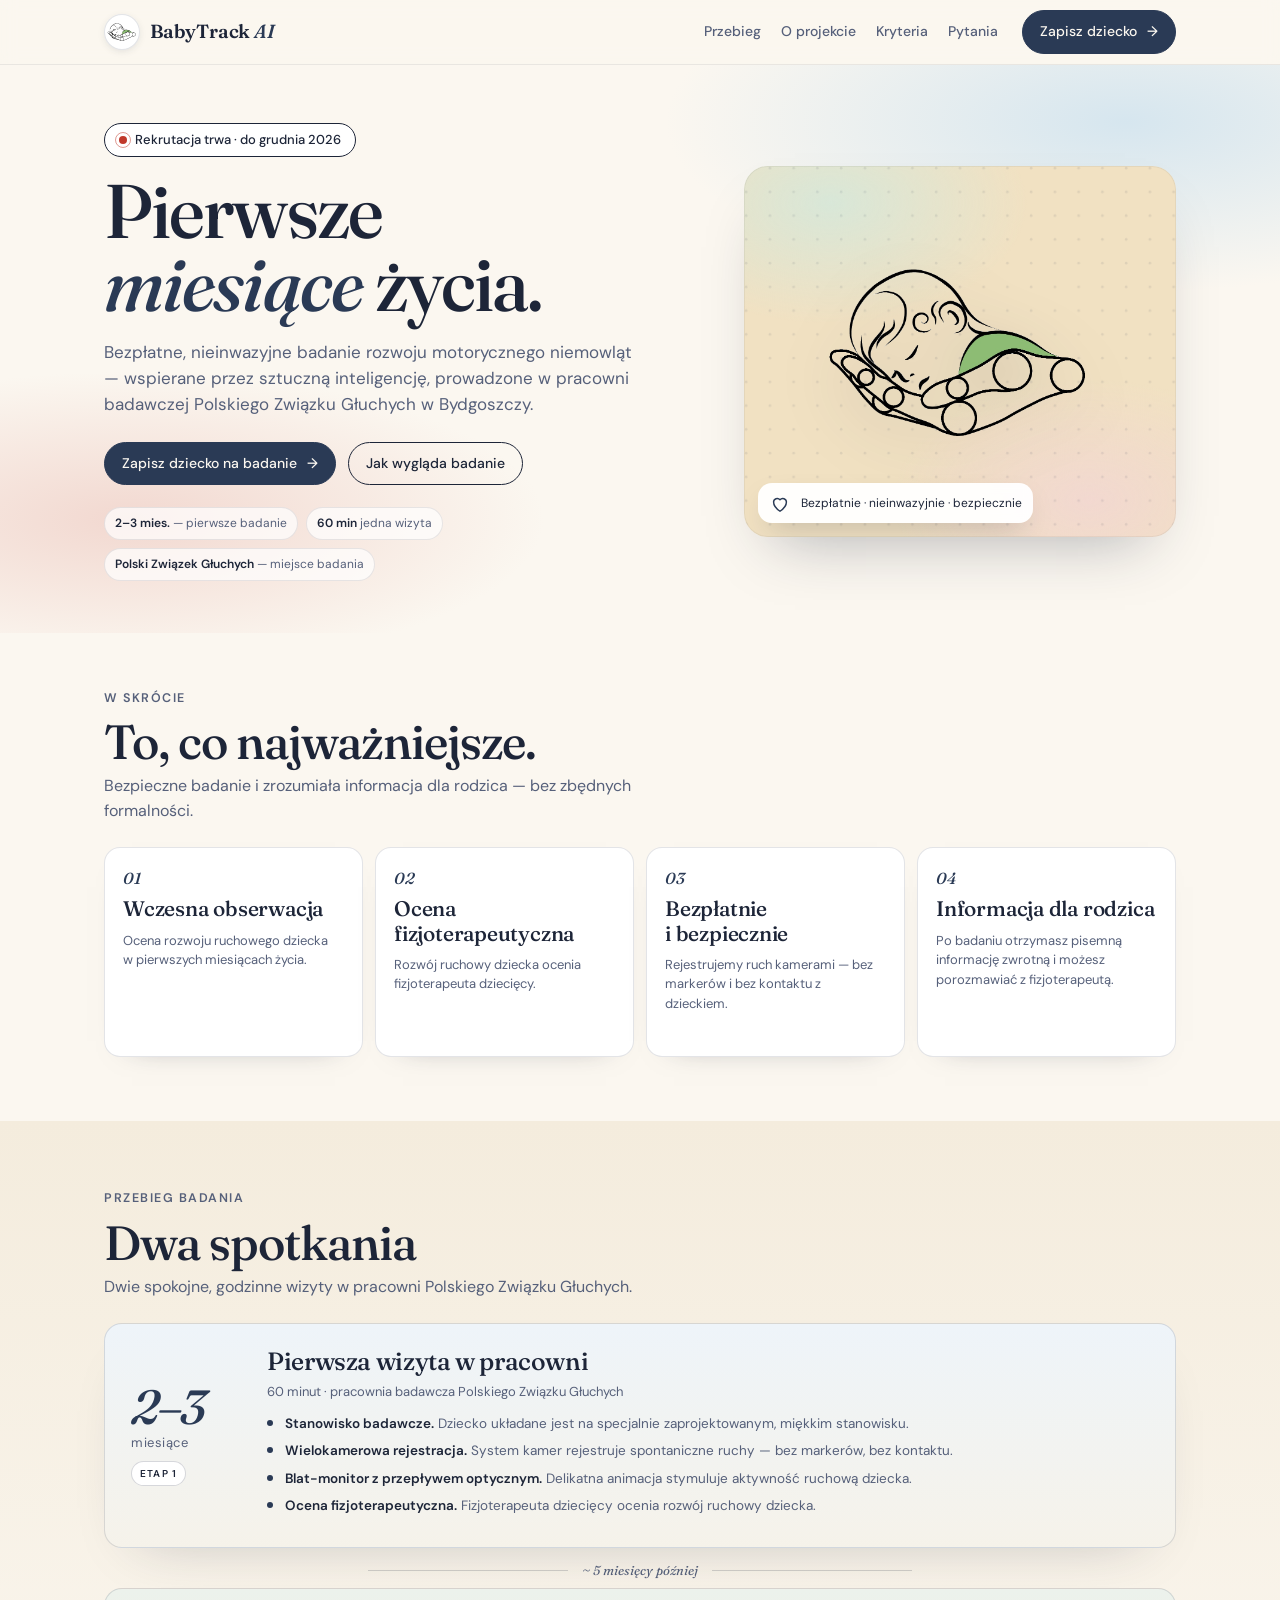
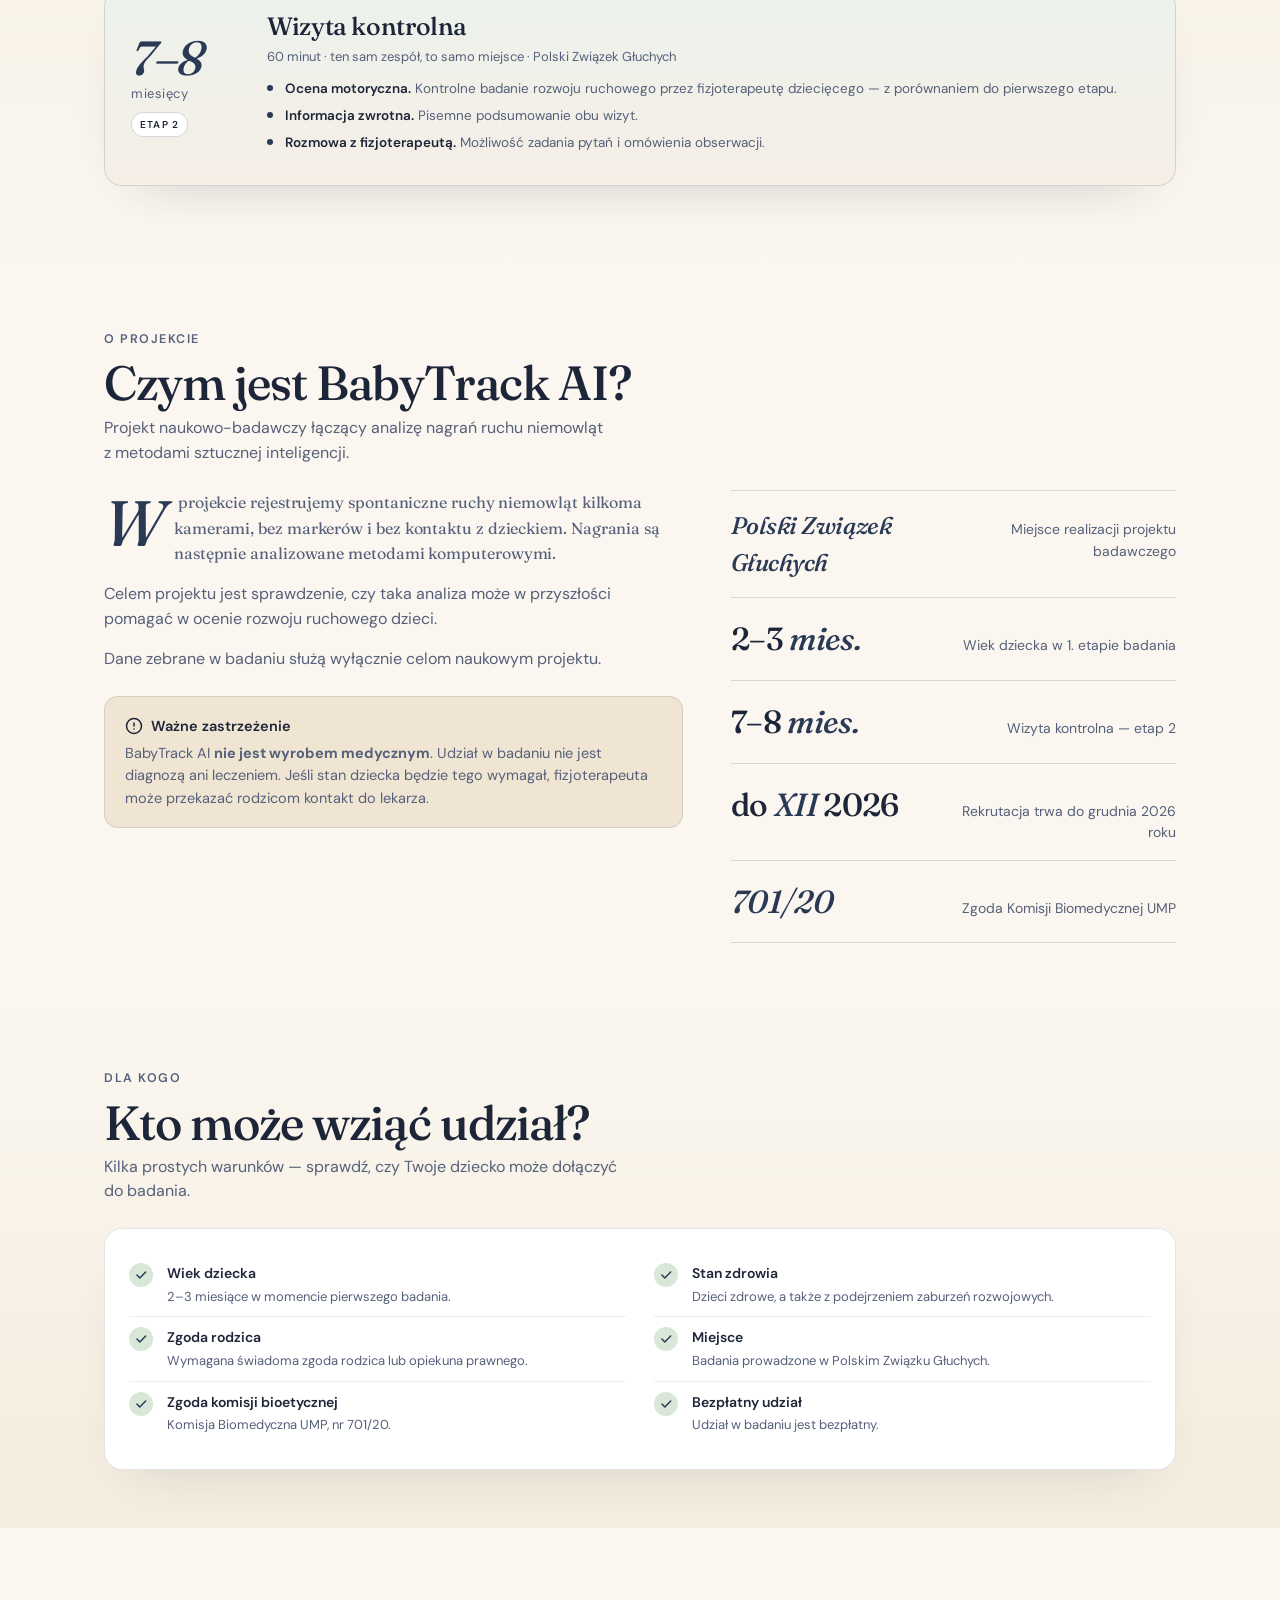
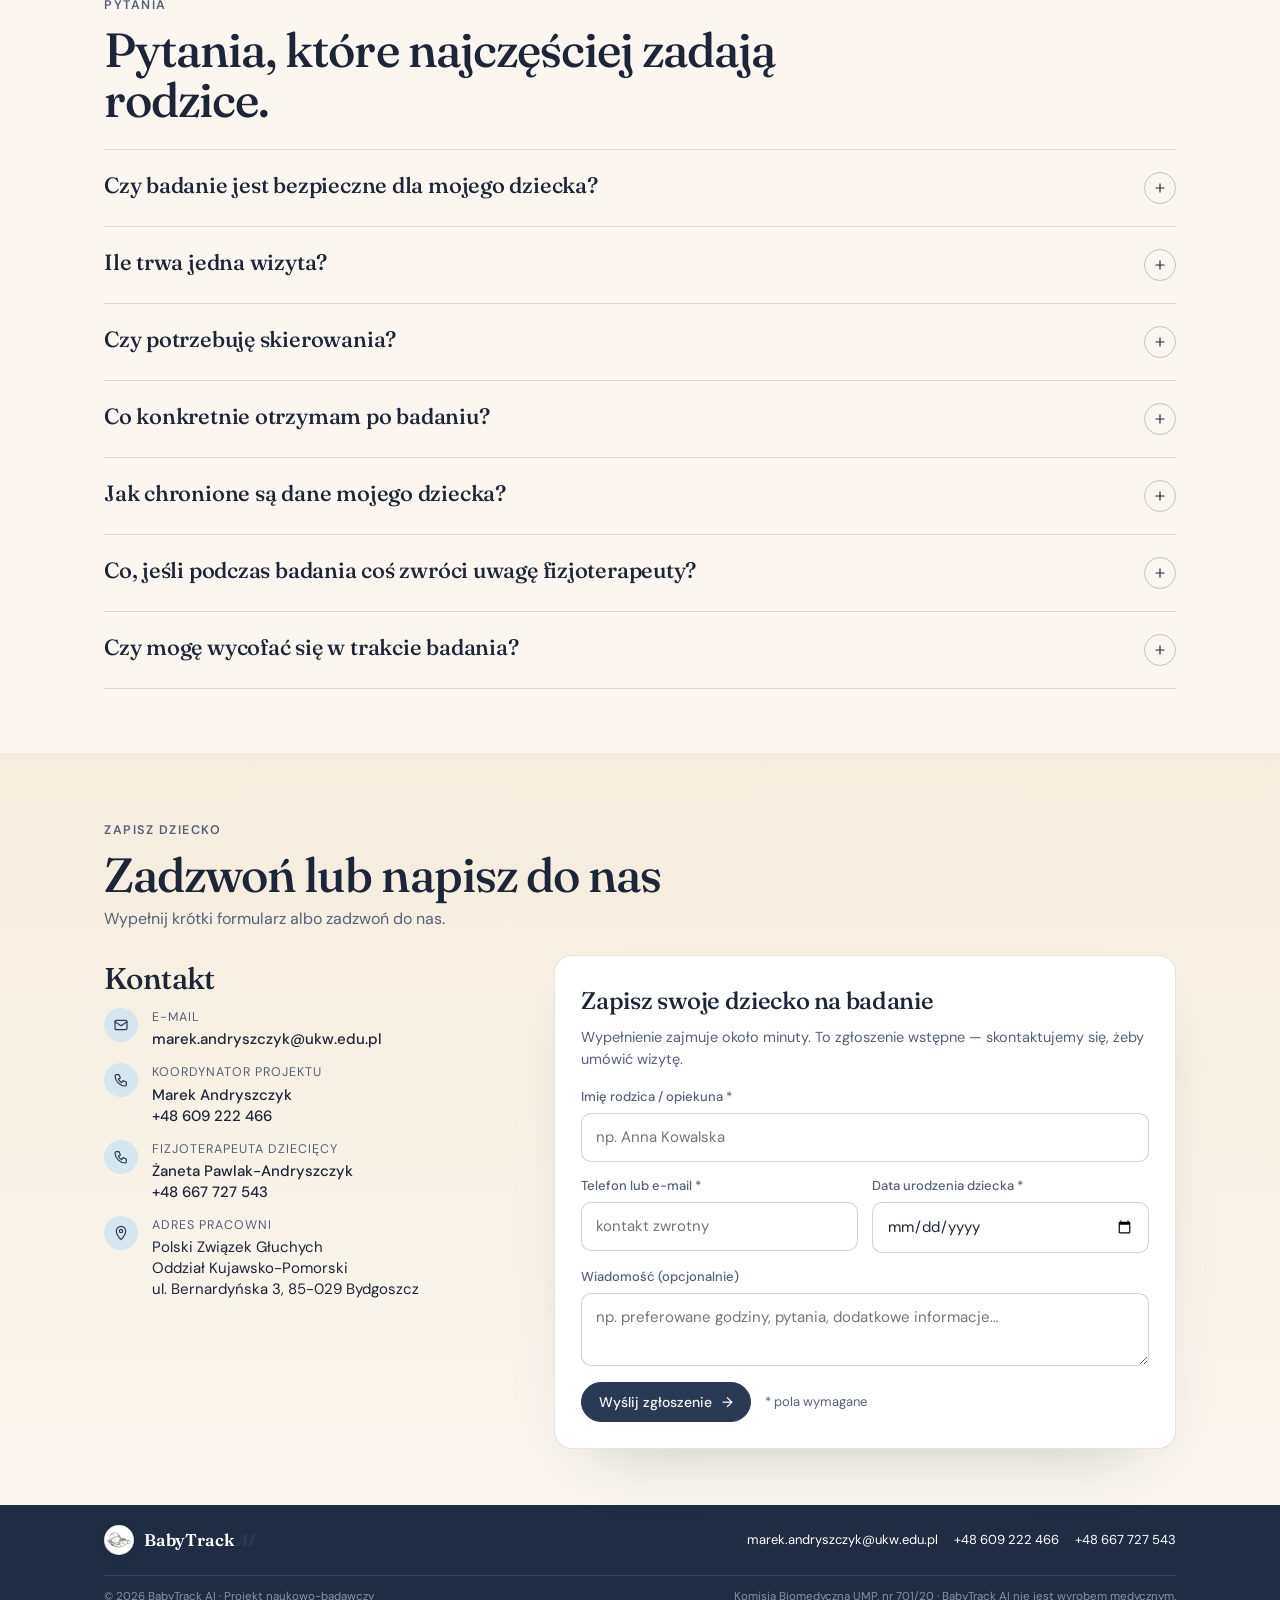
<file: index.html>
<!doctype html>
<html lang="pl">
<head>
<meta charset="utf-8">
<title>Badanie rozwoju niemowląt 2–3 mies. w Bydgoszczy | BabyTrack AI</title>
<meta name="viewport" content="width=device-width, initial-scale=1">
<meta name="description" content="Bezpłatne, nieinwazyjne badanie rozwoju ruchowego niemowląt w wieku 2–3 miesięcy w Bydgoszczy. Projekt naukowy UKW i UMP. Rekrutacja trwa do grudnia 2026 roku.">
<meta name="robots" content="index, follow">
<meta name="theme-color" content="#fffdf9">
<link rel="canonical" href="https://www.babytrackai.pl/">

<!-- Podgląd linku: Facebook, Messenger, WhatsApp, LinkedIn -->
<meta property="og:type" content="website">
<meta property="og:locale" content="pl_PL">
<meta property="og:site_name" content="BabyTrack AI">
<meta property="og:url" content="https://www.babytrackai.pl/">
<meta property="og:title" content="Bezpłatne badanie rozwoju ruchowego niemowląt 2–3 mies. — BabyTrack AI">
<meta property="og:description" content="Szukamy niemowląt w wieku 2–3 miesięcy. Dwie wizyty w pracowni PZG w Bydgoszczy, ocena fizjoterapeuty dziecięcego, udział bezpłatny. Rekrutacja do grudnia 2026.">
<meta property="og:image" content="https://www.babytrackai.pl/assets/og-image.png">
<meta property="og:image:width" content="1200">
<meta property="og:image:height" content="630">
<meta property="og:image:alt" content="BabyTrack AI — bezpłatne badanie rozwoju ruchowego niemowląt w wieku 2–3 miesięcy, Bydgoszcz">
<meta name="twitter:card" content="summary_large_image">
<meta name="twitter:title" content="Bezpłatne badanie rozwoju ruchowego niemowląt 2–3 mies. — BabyTrack AI">
<meta name="twitter:description" content="Szukamy niemowląt w wieku 2–3 miesięcy. Dwie wizyty w pracowni PZG w Bydgoszczy, ocena fizjoterapeuty dziecięcego, udział bezpłatny. Rekrutacja do grudnia 2026.">
<meta name="twitter:image" content="https://www.babytrackai.pl/assets/og-image.png">

<link rel="icon" type="image/png" href="assets/babytrack-logo.png">
<link rel="apple-touch-icon" href="assets/babytrack-logo.png">
<script type="application/ld+json">
{
  "@context": "https://schema.org",
  "@type": "ResearchProject",
  "name": "BabyTrack AI",
  "url": "https://www.babytrackai.pl/",
  "logo": "https://www.babytrackai.pl/assets/babytrack-logo.png",
  "image": "https://www.babytrackai.pl/assets/og-image.png",
  "description": "Bezpłatne, nieinwazyjne badanie rozwoju ruchowego niemowląt w wieku 2–3 miesięcy w Bydgoszczy. Projekt naukowy UKW i UMP. Rekrutacja trwa do grudnia 2026 roku.",
  "email": "marek.andryszczyk@ukw.edu.pl",
  "parentOrganization": [
    {
      "@type": "CollegeOrUniversity",
      "name": "Uniwersytet Kazimierza Wielkiego w Bydgoszczy",
      "url": "https://www.ukw.edu.pl/"
    },
    {
      "@type": "CollegeOrUniversity",
      "name": "Uniwersytet Medyczny im. Karola Marcinkowskiego w Poznaniu",
      "url": "https://www.ump.edu.pl/"
    }
  ],
  "location": {
    "@type": "Place",
    "name": "Polski Związek Głuchych — Oddział Kujawsko-Pomorski",
    "address": {
      "@type": "PostalAddress",
      "streetAddress": "ul. Bernardyńska 3",
      "postalCode": "85-029",
      "addressLocality": "Bydgoszcz",
      "addressCountry": "PL"
    }
  },
  "contactPoint": [
    {
      "@type": "ContactPoint",
      "contactType": "koordynator projektu",
      "name": "Marek Andryszczyk",
      "telephone": "+48609222466",
      "email": "marek.andryszczyk@ukw.edu.pl",
      "availableLanguage": "pl"
    },
    {
      "@type": "ContactPoint",
      "contactType": "fizjoterapeuta dziecięcy",
      "name": "Żaneta Pawlak-Andryszczyk",
      "telephone": "+48667727543",
      "availableLanguage": "pl"
    }
  ]
}
</script>
<script type="application/ld+json">
{
  "@context": "https://schema.org",
  "@type": "FAQPage",
  "mainEntity": [
    {
      "@type": "Question",
      "name": "Czy badanie jest bezpieczne dla mojego dziecka?",
      "acceptedAnswer": {
        "@type": "Answer",
        "text": "Badanie jest nieinwazyjne — nie używamy markerów ani czujników przyklejanych do ciała. Ruchy dziecka są nagrywane kamerami. Rodzic jest obecny przez cały czas."
      }
    },
    {
      "@type": "Question",
      "name": "Ile trwa jedna wizyta?",
      "acceptedAnswer": {
        "@type": "Answer",
        "text": "Około 60 minut, razem z przygotowaniem dziecka, nagraniem i oceną fizjoterapeutyczną. Termin staramy się ustalić tak, by pasował do rytmu dnia dziecka."
      }
    },
    {
      "@type": "Question",
      "name": "Czy potrzebuję skierowania?",
      "acceptedAnswer": {
        "@type": "Answer",
        "text": "Nie. Wystarczy zgłoszenie poprzez formularz na tej stronie lub kontakt telefoniczny / mailowy. Po krótkiej rozmowie ustalimy termin pierwszej wizyty."
      }
    },
    {
      "@type": "Question",
      "name": "Co konkretnie otrzymam po badaniu?",
      "acceptedAnswer": {
        "@type": "Answer",
        "text": "Krótką pisemną informację zwrotną z oceny fizjoterapeutycznej. Obserwacje można też omówić z fizjoterapeutą. Badanie ma charakter naukowy i nie jest diagnozą."
      }
    },
    {
      "@type": "Question",
      "name": "Jak chronione są dane mojego dziecka?",
      "acceptedAnswer": {
        "@type": "Answer",
        "text": "Dane osobowe i nagrania wideo są przetwarzane zgodnie z RODO, wyłącznie w celu realizacji projektu badawczego. Administratorem danych jest zespół badawczy projektu BabyTrack AI."
      }
    },
    {
      "@type": "Question",
      "name": "Co, jeśli podczas badania coś zwróci uwagę fizjoterapeuty?",
      "acceptedAnswer": {
        "@type": "Answer",
        "text": "Fizjoterapeuta omówi to z rodzicem. Jeśli stan dziecka będzie tego wymagał, może przekazać kontakt do lekarza."
      }
    },
    {
      "@type": "Question",
      "name": "Czy mogę wycofać się w trakcie badania?",
      "acceptedAnswer": {
        "@type": "Answer",
        "text": "Tak, w każdej chwili i bez podawania przyczyny."
      }
    }
  ]
}
</script>
<link rel="preconnect" href="https://fonts.googleapis.com">
<link rel="preconnect" href="https://fonts.gstatic.com" crossorigin>
<link href="https://fonts.googleapis.com/css2?family=Fraunces:ital,opsz,wght@0,9..144,400;0,9..144,500;0,9..144,600;0,9..144,700;1,9..144,400;1,9..144,500&family=DM+Sans:wght@400;500;600;700&display=swap" rel="stylesheet">
  <link rel="stylesheet" href="styles.css">
</head>
<body>

<!-- ============ NAV ============ -->
<nav class="nav">
  <div class="nav-inner">
    <a href="#top" class="brand">
      <span class="mark" aria-hidden="true"><img src="assets/babytrack-logo.png" alt=""></span>
      <span class="name">BabyTrack&nbsp;<em>AI</em></span>
    </a>
    <div class="nav-links">
      <a href="#przebieg">Przebieg</a>
      <a href="#o-projekcie">O projekcie</a>
      <a href="#kryteria">Kryteria</a>
      <a href="#faq">Pytania</a>
    </div>
    <a href="#kontakt" class="btn primary cta">Zapisz dziecko <span class="arr">→</span></a>
  </div>
</nav>

<!-- ============ HERO ============ -->
<section class="hero" id="top">
  <div class="wrap">
    <div class="hero-grid">
      <div class="hero-copy reveal">
        <div class="hero-tag">
          <span class="recruit-pill"><span class="dot"></span> Rekrutacja trwa · do grudnia 2026</span>
        </div>
        <h1 class="h1">Pierwsze<br><em>miesiące</em> życia.</h1>
        <p class="hero-sub">Bezpłatne, nieinwazyjne badanie rozwoju motorycznego niemowląt — wspierane przez sztuczną inteligencję, prowadzone w pracowni badawczej Polskiego Związku Głuchych w&nbsp;Bydgoszczy.</p>
        <div class="hero-ctas">
          <a href="#kontakt" class="btn primary">Zapisz dziecko na badanie <span class="arr">→</span></a>
          <a href="#przebieg" class="btn">Jak wygląda badanie</a>
        </div>
        <div class="hero-meta">
          <span><b>2–3 mies.</b> — pierwsze badanie</span>
          <span class="sep"></span>
          <span><b>60 min</b> jedna wizyta</span>
          <span class="sep"></span>
          <span><b>Polski Związek Głuchych</b> — miejsce badania</span>
        </div>
      </div>

      <div class="hero-art reveal">
        <svg class="deco" viewBox="0 0 400 420" preserveAspectRatio="xMidYMid slice" aria-hidden="true">
          <defs>
            <pattern id="dots" x="0" y="0" width="22" height="22" patternUnits="userSpaceOnUse">
              <circle cx="2" cy="2" r="1.2" fill="#2a3a55" opacity="0.18"></circle>
            </pattern>
          </defs>
          <rect width="400" height="420" fill="url(#dots)"></rect>
        </svg>
        <img class="hero-logo" src="assets/babytrack-logo.png" alt="Logo BabyTrack AI — niemowlę na dłoni" width="982" height="763">
        <div class="badge">
          <svg width="22" height="22" viewBox="0 0 24 24" fill="none" stroke="#2a3a55" stroke-width="1.6" stroke-linecap="round" stroke-linejoin="round" aria-hidden="true">
            <path d="M12 21s-7-4.5-7-10a4 4 0 0 1 7-2.6A4 4 0 0 1 19 11c0 5.5-7 10-7 10Z"></path>
          </svg>
          <span>Bezpłatnie · nieinwazyjnie · bezpiecznie</span>
        </div>
      </div>
    </div>
  </div>
</section>

<!-- ============ CHAPTER I — WHY ============ -->
<section class="why" id="dlaczego">
  <div class="wrap">
    <div class="chapter-head reveal">
      <div class="num">
        <span class="eyebrow">W skrócie</span>
      </div>
      <div>
        <h2>To, co najważniejsze.</h2>
        <p class="lede">Bezpieczne badanie i zrozumiała informacja dla rodzica — bez zbędnych formalności.</p>
      </div>
    </div>

    <div class="why-list">
      <div class="why-item reveal">
        <div class="why-num">01</div>
        <h3 class="why-title">Wczesna obserwacja</h3>
        <p class="why-desc">Ocena rozwoju ruchowego dziecka w&nbsp;pierwszych miesiącach życia.</p>
        <div class="why-icon">
          <svg viewBox="0 0 64 64" fill="none" stroke="currentColor" stroke-linecap="round" stroke-linejoin="round" aria-hidden="true">
            <circle cx="28" cy="28" r="14"/>
            <path d="M38 38l12 12"/>
            <path d="M22 28h12M28 22v12"/>
          </svg>
        </div>
      </div>

      <div class="why-item reveal">
        <div class="why-num">02</div>
        <h3 class="why-title">Ocena fizjoterapeutyczna</h3>
        <p class="why-desc">Rozwój ruchowy dziecka ocenia fizjoterapeuta dziecięcy.</p>
        <div class="why-icon">
          <svg viewBox="0 0 64 64" fill="none" stroke="currentColor" stroke-linecap="round" stroke-linejoin="round" aria-hidden="true">
            <path d="M20 12v18a12 12 0 0 0 24 0V12"/>
            <circle cx="20" cy="12" r="3"/>
            <circle cx="44" cy="12" r="3"/>
            <path d="M32 42v6a6 6 0 0 0 12 0"/>
            <circle cx="44" cy="50" r="4"/>
          </svg>
        </div>
      </div>

      <div class="why-item reveal">
        <div class="why-num">03</div>
        <h3 class="why-title">Bezpłatnie i&nbsp;bezpiecznie</h3>
        <p class="why-desc">Rejestrujemy ruch kamerami — bez markerów i bez kontaktu z dzieckiem.</p>
        <div class="why-icon">
          <svg viewBox="0 0 64 64" fill="none" stroke="currentColor" stroke-linecap="round" stroke-linejoin="round" aria-hidden="true">
            <path d="M32 8l20 8v14c0 12-9 21-20 26-11-5-20-14-20-26V16l20-8z"/>
            <path d="M24 32l6 6 12-12"/>
          </svg>
        </div>
      </div>

      <div class="why-item reveal">
        <div class="why-num">04</div>
        <h3 class="why-title">Informacja dla rodzica</h3>
        <p class="why-desc">Po badaniu otrzymasz pisemną informację zwrotną i&nbsp;możesz porozmawiać z&nbsp;fizjoterapeutą.</p>
        <div class="why-icon">
          <svg viewBox="0 0 64 64" fill="none" stroke="currentColor" stroke-linecap="round" stroke-linejoin="round" aria-hidden="true">
            <path d="M16 10h22l10 10v34a2 2 0 0 1-2 2H16a2 2 0 0 1-2-2V12a2 2 0 0 1 2-2z"/>
            <path d="M38 10v10h10"/>
            <path d="M22 32h20M22 40h20M22 48h12"/>
          </svg>
        </div>
      </div>
    </div>
  </div>
</section>

<!-- ============ CHAPTER II — STAGES (CENTERPIECE) ============ -->
<section class="stages" id="przebieg">
  <div class="wrap">
    <div class="chapter-head reveal">
      <div class="num">
        <span class="eyebrow">Przebieg badania</span>
      </div>
      <div>
        <h2>Dwa spotkania</h2>
        <p class="lede">Dwie spokojne, godzinne wizyty w pracowni Polskiego Związku Głuchych.</p>
      </div>
    </div>

    <!-- STAGE 1 -->
    <div class="stage-card s1 reveal">
      <div class="stage-grid">
        <div class="stage-age">
          <div class="num">2–3</div>
          <div class="unit">miesiące</div>
          <div class="tag">Etap 1</div>
        </div>
        <div>
          <h3 class="stage-title">Pierwsza wizyta w&nbsp;pracowni</h3>
          <div class="stage-duration">60 minut · pracownia badawcza Polskiego Związku Głuchych</div>
          <div class="step"><span class="bullet"></span><p><b>Stanowisko badawcze.</b> <span>Dziecko układane jest na specjalnie zaprojektowanym, miękkim stanowisku.</span></p></div>
          <div class="step"><span class="bullet"></span><p><b>Wielokamerowa rejestracja.</b> <span>System kamer rejestruje spontaniczne ruchy — bez markerów, bez kontaktu.</span></p></div>
          <div class="step"><span class="bullet"></span><p><b>Blat-monitor z&nbsp;przepływem optycznym.</b> <span>Delikatna animacja stymuluje aktywność ruchową dziecka.</span></p></div>
          <div class="step"><span class="bullet"></span><p><b>Ocena fizjoterapeutyczna.</b> <span>Fizjoterapeuta dziecięcy ocenia rozwój ruchowy dziecka.</span></p></div>
        </div>
        <div class="stage-art art-1">
          <svg class="fill" viewBox="0 0 320 400" preserveAspectRatio="xMidYMid slice" aria-hidden="true" style="width: 270.455px">
            <!-- faint grid -->
            <g stroke="#2a3a55" stroke-opacity=".08" stroke-width="1">
              <line x1="0" y1="100" x2="320" y2="100"></line>
              <line x1="0" y1="200" x2="320" y2="200"></line>
              <line x1="0" y1="300" x2="320" y2="300"></line>
              <line x1="80" y1="0" x2="80" y2="400"></line>
              <line x1="160" y1="0" x2="160" y2="400"></line>
              <line x1="240" y1="0" x2="240" y2="400"></line>
            </g>
            <!-- 4 corner viewfinder marks -->
            <g stroke="#2a3a55" stroke-width="2" stroke-linecap="round" fill="none" opacity=".55">
              <path d="M22 38 L22 22 L38 22"></path>
              <path d="M298 22 L282 22 L298 38" transform="rotate(90 290 30)"></path>
              <path d="M298 378 L298 362 L282 378" transform="rotate(180 290 370)"></path>
              <path d="M22 362 L22 378 L38 378" transform="rotate(270 30 370)"></path>
            </g>
            <!-- flowing motion trail -->
            <path d="M40 320 Q90 240 140 270 T240 180 Q280 140 290 90" fill="none" stroke="#2a3a55" stroke-opacity=".22" stroke-width="1.4" stroke-dasharray="2 4"></path>
            <g fill="#2a3a55">
              <circle cx="40" cy="320" r="3" opacity=".35"></circle>
              <circle cx="62" cy="298" r="3.5" opacity=".45"></circle>
              <circle cx="86" cy="278" r="4" opacity=".55"></circle>
              <circle cx="112" cy="268" r="4.5" opacity=".65"></circle>
              <circle cx="140" cy="270" r="5" opacity=".75"></circle>
              <circle cx="168" cy="258" r="5" opacity=".75"></circle>
              <circle cx="196" cy="232" r="5.5" opacity=".8"></circle>
              <circle cx="220" cy="206" r="6" opacity=".85"></circle>
              <circle cx="240" cy="180" r="6.5" opacity=".9"></circle>
              <circle cx="262" cy="148" r="7" opacity=".95"></circle>
              <circle cx="284" cy="110" r="8" opacity="1"></circle>
            </g>
            <!-- small focus ring on last dot -->
            <circle cx="284" cy="110" r="18" fill="none" stroke="#2a3a55" stroke-opacity=".35" stroke-width="1.4"></circle>
            <circle cx="284" cy="110" r="28" fill="none" stroke="#2a3a55" stroke-opacity=".18" stroke-width="1"></circle>
          </svg>
          <div class="caption">Wizualizacja: ślad ruchu rejestrowany przez system wielokamerowy.</div>
        </div>
      </div>
    </div>

    <div class="between-stages reveal"><span>~&nbsp;5 miesięcy później</span></div>

    <!-- STAGE 2 -->
    <div class="stage-card s2 reveal">
      <div class="stage-grid">
        <div class="stage-age">
          <div class="num">7–8</div>
          <div class="unit">miesięcy</div>
          <div class="tag">Etap 2</div>
        </div>
        <div>
          <h3 class="stage-title">Wizyta kontrolna</h3>
          <div class="stage-duration">60 minut · ten sam zespół, to samo miejsce · Polski Związek Głuchych</div>
          <div class="step"><span class="bullet"></span><p><b>Ocena motoryczna.</b> <span>Kontrolne badanie rozwoju ruchowego przez fizjoterapeutę dziecięcego — z&nbsp;porównaniem do&nbsp;pierwszego etapu.</span></p></div>
          <div class="step"><span class="bullet"></span><p><b>Informacja zwrotna.</b> <span>Pisemne podsumowanie obu wizyt.</span></p></div>
          <div class="step"><span class="bullet"></span><p><b>Rozmowa z&nbsp;fizjoterapeutą.</b> <span>Możliwość zadania pytań i&nbsp;omówienia obserwacji.</span></p></div>
        </div>
        <div class="stage-art art-2">
          <svg class="fill" viewBox="0 0 320 400" preserveAspectRatio="xMidYMid slice" aria-hidden="true">
            <!-- paper document -->
            <g transform="translate(56 50)">
              <rect x="4" y="6" width="208" height="300" rx="8" fill="#2a3a55" opacity=".08"></rect>
              <rect x="0" y="0" width="208" height="300" rx="8" fill="#ffffff" stroke="#2a3a55" stroke-opacity=".2" stroke-width="1.2"></rect>
              <!-- title bar -->
              <rect x="20" y="24" width="100" height="7" rx="3" fill="#2a3a55" opacity=".75"></rect>
              <rect x="20" y="38" width="60" height="5" rx="2" fill="#2a3a55" opacity=".25"></rect>
              <!-- mini text lines -->
              <g fill="#2a3a55" opacity=".22">
                <rect x="20" y="60" width="168" height="3" rx="1.5"></rect>
                <rect x="20" y="68" width="140" height="3" rx="1.5"></rect>
                <rect x="20" y="76" width="152" height="3" rx="1.5"></rect>
              </g>
              <!-- comparison label -->
              <text x="20" y="108" font-family="DM Sans, sans-serif" font-size="9" font-weight="600" fill="#2a3a55" opacity=".7">2–3 mies. → 7–8 mies.</text>
              <!-- chart bars: pair groups -->
              <g transform="translate(20 120)">
                <!-- baseline -->
                <line x1="0" y1="110" x2="168" y2="110" stroke="#2a3a55" stroke-opacity=".25" stroke-width="1"></line>
                <!-- group 1 -->
                <rect x="0" y="60" width="14" height="50" fill="#bdd4be"></rect>
                <rect x="18" y="35" width="14" height="75" fill="#2a3a55" opacity=".85"></rect>
                <!-- group 2 -->
                <rect x="50" y="70" width="14" height="40" fill="#bdd4be"></rect>
                <rect x="68" y="30" width="14" height="80" fill="#2a3a55" opacity=".85"></rect>
                <!-- group 3 -->
                <rect x="100" y="50" width="14" height="60" fill="#bdd4be"></rect>
                <rect x="118" y="20" width="14" height="90" fill="#2a3a55" opacity=".85"></rect>
                <!-- group 4 -->
                <rect x="150" y="75" width="14" height="35" fill="#bdd4be"></rect>
              </g>
              <!-- bottom signature lines -->
              <g fill="#2a3a55" opacity=".22">
                <rect x="20" y="262" width="70" height="3" rx="1.5"></rect>
                <rect x="20" y="272" width="100" height="3" rx="1.5"></rect>
              </g>
            </g>
            <!-- floating arrow showing progress -->
            <g transform="translate(220 110)">
              <circle cx="0" cy="0" r="24" fill="#fff" stroke="#2a3a55" stroke-opacity=".25" stroke-width="1.2"></circle>
              <path d="M-10 6 L0 -8 L10 6" fill="none" stroke="#2a3a55" stroke-width="2" stroke-linecap="round" stroke-linejoin="round"></path>
              <line x1="0" y1="-8" x2="0" y2="8" stroke="#2a3a55" stroke-width="2" stroke-linecap="round"></line>
            </g>
          </svg>
          <div class="caption">Wizualizacja: podsumowanie dwóch etapów badania.</div>
        </div>
      </div>
    </div>

    <div class="stages-note reveal">
      <svg width="40" height="40" viewBox="0 0 40 40" fill="none" stroke="currentColor" stroke-width="1.5" stroke-linecap="round" stroke-linejoin="round" aria-hidden="true">
        <circle cx="20" cy="20" r="16"/>
        <path d="M20 13v8M20 26v.5"/>
      </svg>
      <div>
        <p class="t">Prosimy o&nbsp;udział w&nbsp;obu etapach.</p>
        <p class="d">Badanie zakłada dwie wizyty: w&nbsp;wieku <b>2–3&nbsp;mies.</b> i&nbsp;<b>7–8&nbsp;mies.</b> Dopiero obie razem dają materiał do&nbsp;analizy w&nbsp;projekcie.</p>
      </div>
    </div>
  </div>
</section>

<!-- ============ CHAPTER III — ABOUT ============ -->
<section class="about" id="o-projekcie">
  <div class="wrap">
    <div class="chapter-head reveal">
      <div class="num">
        <span class="eyebrow">O projekcie</span>
      </div>
      <div>
        <h2>Czym jest BabyTrack&nbsp;AI?</h2>
        <p class="lede">Projekt naukowo-badawczy łączący analizę nagrań ruchu niemowląt z&nbsp;metodami sztucznej inteligencji.</p>
      </div>
    </div>

    <div class="about-grid">
      <div class="reveal">
        <p class="about-lede"><span class="dropcap">W</span>&nbsp;projekcie rejestrujemy spontaniczne ruchy niemowląt kilkoma kamerami, bez markerów i&nbsp;bez kontaktu z&nbsp;dzieckiem. Nagrania są następnie analizowane metodami komputerowymi.</p>
        <p>Celem projektu jest sprawdzenie, czy taka analiza może w&nbsp;przyszłości pomagać w&nbsp;ocenie rozwoju ruchowego dzieci.</p>
        <p>Dane zebrane w&nbsp;badaniu służą wyłącznie celom naukowym projektu.</p>

        <div class="disclaimer">
          <p class="t">
            <svg width="18" height="18" viewBox="0 0 24 24" fill="none" stroke="currentColor" stroke-width="2" stroke-linecap="round" stroke-linejoin="round" aria-hidden="true"><circle cx="12" cy="12" r="10"/><path d="M12 8v4M12 16h.01"/></svg>
            Ważne zastrzeżenie
          </p>
          <p class="d">BabyTrack AI <b>nie jest wyrobem medycznym</b>. Udział w&nbsp;badaniu nie jest diagnozą ani leczeniem. Jeśli stan dziecka będzie tego wymagał, fizjoterapeuta może przekazać rodzicom kontakt do&nbsp;lekarza.</p>
        </div>
      </div>

      <div class="about-stats reveal">
        <div class="stat">
          <div class="v location"><em>Polski Związek Głuchych</em></div>
          <div class="l">Miejsce realizacji projektu badawczego</div>
        </div>
        <div class="stat">
          <div class="v">2–3 <em>mies.</em></div>
          <div class="l">Wiek dziecka w&nbsp;1. etapie badania</div>
        </div>
        <div class="stat">
          <div class="v">7–8 <em>mies.</em></div>
          <div class="l">Wizyta kontrolna — etap 2</div>
        </div>
        <div class="stat">
          <div class="v">do <em>XII</em> 2026</div>
          <div class="l">Rekrutacja trwa do grudnia 2026 roku</div>
        </div>
        <div class="stat">
          <div class="v"><em>701/20</em></div>
          <div class="l">Zgoda Komisji Biomedycznej UMP</div>
        </div>
      </div>
    </div>
  </div>
</section>

<!-- ============ CHAPTER IV — CRITERIA ============ -->
<section class="criteria" id="kryteria">
  <div class="wrap">
    <div class="chapter-head reveal">
      <div class="num">
        <span class="eyebrow">Dla kogo</span>
      </div>
      <div>
        <h2>Kto może wziąć udział?</h2>
        <p class="lede">Kilka prostych warunków — sprawdź, czy Twoje dziecko może dołączyć do&nbsp;badania.</p>
      </div>
    </div>

    <div class="criteria-card reveal">
      <div class="crit-grid">
        <div class="crit">
          <div class="check">
            <svg width="14" height="14" viewBox="0 0 24 24" fill="none" stroke="currentColor" stroke-width="2.5" stroke-linecap="round" stroke-linejoin="round" aria-hidden="true"><path d="M5 12l5 5L20 7"/></svg>
          </div>
          <div>
            <p class="t">Wiek dziecka</p>
            <p class="d">2–3 miesiące w&nbsp;momencie pierwszego badania.</p>
          </div>
        </div>
        <div class="crit">
          <div class="check"><svg width="14" height="14" viewBox="0 0 24 24" fill="none" stroke="currentColor" stroke-width="2.5" stroke-linecap="round" stroke-linejoin="round" aria-hidden="true"><path d="M5 12l5 5L20 7"/></svg></div>
          <div>
            <p class="t">Stan zdrowia</p>
            <p class="d">Dzieci zdrowe, a&nbsp;także z&nbsp;podejrzeniem zaburzeń rozwojowych.</p>
          </div>
        </div>
        <div class="crit">
          <div class="check"><svg width="14" height="14" viewBox="0 0 24 24" fill="none" stroke="currentColor" stroke-width="2.5" stroke-linecap="round" stroke-linejoin="round" aria-hidden="true"><path d="M5 12l5 5L20 7"/></svg></div>
          <div>
            <p class="t">Zgoda rodzica</p>
            <p class="d">Wymagana świadoma zgoda rodzica lub opiekuna prawnego.</p>
          </div>
        </div>
        <div class="crit">
          <div class="check"><svg width="14" height="14" viewBox="0 0 24 24" fill="none" stroke="currentColor" stroke-width="2.5" stroke-linecap="round" stroke-linejoin="round" aria-hidden="true"><path d="M5 12l5 5L20 7"/></svg></div>
          <div>
            <p class="t">Miejsce</p>
            <p class="d">Badania prowadzone w&nbsp;Polskim Związku Głuchych.</p>
          </div>
        </div>
        <div class="crit">
          <div class="check"><svg width="14" height="14" viewBox="0 0 24 24" fill="none" stroke="currentColor" stroke-width="2.5" stroke-linecap="round" stroke-linejoin="round" aria-hidden="true"><path d="M5 12l5 5L20 7"/></svg></div>
          <div>
            <p class="t">Zgoda komisji bioetycznej</p>
            <p class="d">Komisja Biomedyczna UMP, nr&nbsp;701/20.</p>
          </div>
        </div>
        <div class="crit">
          <div class="check"><svg width="14" height="14" viewBox="0 0 24 24" fill="none" stroke="currentColor" stroke-width="2.5" stroke-linecap="round" stroke-linejoin="round" aria-hidden="true"><path d="M5 12l5 5L20 7"/></svg></div>
          <div>
            <p class="t">Bezpłatny udział</p>
            <p class="d">Udział w&nbsp;badaniu jest bezpłatny.</p>
          </div>
        </div>
      </div>
    </div>
  </div>
</section>

<!-- ============ FAQ ============ -->
<section class="faq" id="faq">
  <div class="wrap">
    <div class="chapter-head reveal">
      <div class="num">
        <span class="eyebrow">Pytania</span>
      </div>
      <div>
        <h2>Pytania, które&nbsp;najczęściej zadają rodzice.</h2>
      </div>
    </div>

    <div class="faq-list reveal">
      <details class="q">
        <summary>Czy badanie jest bezpieczne dla mojego dziecka?<span class="toggle"><svg width="14" height="14" viewBox="0 0 24 24" fill="none" stroke="currentColor" stroke-width="2" stroke-linecap="round"><path d="M12 5v14M5 12h14"/></svg></span></summary>
        <p class="a">Badanie jest nieinwazyjne — nie używamy markerów ani czujników przyklejanych do ciała. Ruchy dziecka są nagrywane kamerami. Rodzic jest obecny przez cały czas.</p>
      </details>
      <details class="q">
        <summary>Ile trwa jedna wizyta?<span class="toggle"><svg width="14" height="14" viewBox="0 0 24 24" fill="none" stroke="currentColor" stroke-width="2" stroke-linecap="round"><path d="M12 5v14M5 12h14"/></svg></span></summary>
        <p class="a">Około 60 minut, razem z&nbsp;przygotowaniem dziecka, nagraniem i&nbsp;oceną fizjoterapeutyczną. Termin staramy się ustalić tak, by pasował do rytmu dnia dziecka.</p>
      </details>
      <details class="q">
        <summary>Czy potrzebuję skierowania?<span class="toggle"><svg width="14" height="14" viewBox="0 0 24 24" fill="none" stroke="currentColor" stroke-width="2" stroke-linecap="round"><path d="M12 5v14M5 12h14"/></svg></span></summary>
        <p class="a">Nie. Wystarczy zgłoszenie poprzez formularz na tej stronie lub kontakt telefoniczny / mailowy. Po krótkiej rozmowie ustalimy termin pierwszej wizyty.</p>
      </details>
      <details class="q">
        <summary>Co konkretnie otrzymam po badaniu?<span class="toggle"><svg width="14" height="14" viewBox="0 0 24 24" fill="none" stroke="currentColor" stroke-width="2" stroke-linecap="round"><path d="M12 5v14M5 12h14"/></svg></span></summary>
        <p class="a">Krótką pisemną informację zwrotną z&nbsp;oceny fizjoterapeutycznej. Obserwacje można też omówić z&nbsp;fizjoterapeutą. Badanie ma charakter naukowy i&nbsp;nie jest diagnozą.</p>
      </details>
      <details class="q">
        <summary>Jak chronione są dane mojego dziecka?<span class="toggle"><svg width="14" height="14" viewBox="0 0 24 24" fill="none" stroke="currentColor" stroke-width="2" stroke-linecap="round"><path d="M12 5v14M5 12h14"/></svg></span></summary>
        <p class="a">Dane osobowe i&nbsp;nagrania wideo są przetwarzane zgodnie z&nbsp;RODO, wyłącznie w&nbsp;celu realizacji projektu badawczego. Administratorem danych jest zespół badawczy projektu BabyTrack&nbsp;AI.</p>
      </details>
      <details class="q">
        <summary>Co, jeśli podczas badania coś zwróci uwagę fizjoterapeuty?<span class="toggle"><svg width="14" height="14" viewBox="0 0 24 24" fill="none" stroke="currentColor" stroke-width="2" stroke-linecap="round"><path d="M12 5v14M5 12h14"/></svg></span></summary>
        <p class="a">Fizjoterapeuta omówi to z&nbsp;rodzicem. Jeśli stan dziecka będzie tego wymagał, może przekazać kontakt do&nbsp;lekarza.</p>
      </details>
      <details class="q">
        <summary>Czy mogę wycofać się w trakcie badania?<span class="toggle"><svg width="14" height="14" viewBox="0 0 24 24" fill="none" stroke="currentColor" stroke-width="2" stroke-linecap="round"><path d="M12 5v14M5 12h14"/></svg></span></summary>
        <p class="a">Tak, w&nbsp;każdej chwili i&nbsp;bez podawania przyczyny.</p>
      </details>
    </div>
  </div>
</section>

<!-- ============ CONTACT ============ -->
<section class="contact" id="kontakt">
  <div class="wrap">
    <div class="chapter-head reveal">
      <div class="num">
        <span class="eyebrow">Zapisz dziecko</span>
      </div>
      <div>
        <h2>Zadzwoń lub napisz do nas</h2>
        <p class="lede">Wypełnij krótki formularz albo zadzwoń do nas.</p>
      </div>
    </div>

    <div class="contact-grid">
      <div class="contact-info reveal">
        <h3>Kontakt</h3>
        <div class="contact-row">
          <div class="ico">
            <svg width="16" height="16" viewBox="0 0 24 24" fill="none" stroke="currentColor" stroke-width="1.8" stroke-linecap="round" stroke-linejoin="round" aria-hidden="true"><rect x="3" y="5" width="18" height="14" rx="2"/><path d="M3 7l9 6 9-6"/></svg>
          </div>
          <div>
            <p class="l">E-mail</p>
            <p class="v"><a href="mailto:marek.andryszczyk@ukw.edu.pl">marek.andryszczyk@ukw.edu.pl</a></p>
          </div>
        </div>
        <div class="contact-row">
          <div class="ico">
            <svg width="16" height="16" viewBox="0 0 24 24" fill="none" stroke="currentColor" stroke-width="1.8" stroke-linecap="round" stroke-linejoin="round" aria-hidden="true"><path d="M5 4h4l2 5-3 2a12 12 0 0 0 5 5l2-3 5 2v4a2 2 0 0 1-2 2A16 16 0 0 1 3 6a2 2 0 0 1 2-2z"/></svg>
          </div>
          <div>
            <p class="l">Koordynator projektu</p>
            <p class="v">Marek Andryszczyk<br><a href="tel:+48609222466">+48 609 222 466</a></p>
          </div>
        </div>
        <div class="contact-row">
          <div class="ico">
            <svg width="16" height="16" viewBox="0 0 24 24" fill="none" stroke="currentColor" stroke-width="1.8" stroke-linecap="round" stroke-linejoin="round" aria-hidden="true"><path d="M5 4h4l2 5-3 2a12 12 0 0 0 5 5l2-3 5 2v4a2 2 0 0 1-2 2A16 16 0 0 1 3 6a2 2 0 0 1 2-2z"/></svg>
          </div>
          <div>
            <p class="l">Fizjoterapeuta dziecięcy</p>
            <p class="v">Żaneta Pawlak-Andryszczyk<br><a href="tel:+48667727543">+48 667 727 543</a></p>
          </div>
        </div>
        <div class="contact-row address">
          <div class="ico">
            <svg width="16" height="16" viewBox="0 0 24 24" fill="none" stroke="currentColor" stroke-width="1.8" stroke-linecap="round" stroke-linejoin="round" aria-hidden="true"><path d="M12 22s7-7 7-13a7 7 0 0 0-14 0c0 6 7 13 7 13z"/><circle cx="12" cy="9" r="2.5"/></svg>
          </div>
          <div>
            <p class="l">Adres pracowni</p>
            <p class="v">Polski Związek Głuchych<br>
            Oddział Kujawsko-Pomorski<br>
            ul. Bernardyńska 3, 85-029 Bydgoszcz</p>
          </div>
        </div>
      </div>

      <div class="form-card reveal">
        <form id="signup" action="https://formspree.io/f/xaeyppoj" method="POST" novalidate>
          <h4>Zapisz swoje dziecko na badanie</h4>
          <p class="sub">Wypełnienie zajmuje około minuty. To zgłoszenie wstępne — skontaktujemy się, żeby umówić wizytę.</p>
          <div class="form-grid">
            <div class="field full">
              <label for="f-name">Imię rodzica / opiekuna *</label>
              <input id="f-name" name="name" type="text" required placeholder="np. Anna Kowalska">
            </div>
            <div class="field">
              <label for="f-contact">Telefon lub e-mail *</label>
              <input id="f-contact" name="contact" type="text" required placeholder="kontakt zwrotny">
            </div>
            <div class="field">
              <label for="f-dob">Data urodzenia dziecka *</label>
              <input id="f-dob" name="dob" type="date" required>
            </div>
            <div class="field full">
              <label for="f-msg">Wiadomość (opcjonalnie)</label>
              <textarea id="f-msg" name="msg" placeholder="np. preferowane godziny, pytania, dodatkowe informacje…"></textarea>
            </div>
          </div>
          <div class="submit-row">
            <button class="btn primary" type="submit">Wyślij zgłoszenie <span class="arr">→</span></button>
            <span style="font-size:13px;color:var(--ink-soft)">* pola wymagane</span>
          </div>
          <p class="form-error" id="form-error" role="alert" hidden>Nie udało się wysłać zgłoszenia. Spróbuj ponownie za chwilę.</p>
          <p class="rodo">Dane osobowe przetwarzane są zgodnie z&nbsp;<b>RODO</b> wyłącznie w&nbsp;celu realizacji projektu badawczego. Administratorem danych jest zespół badawczy projektu BabyTrack&nbsp;AI.</p>
        </form>
        <div class="form-thanks" id="thanks">
          <svg width="48" height="48" viewBox="0 0 48 48" fill="none" stroke="currentColor" stroke-width="2" stroke-linecap="round" stroke-linejoin="round"><circle cx="24" cy="24" r="22"/><path d="M14 24l7 7 14-14"/></svg>
          <h5>Dziękujemy za&nbsp;zgłoszenie.</h5>
          <p>Skontaktujemy się, żeby ustalić termin pierwszej wizyty.</p>
        </div>
      </div>
    </div>
  </div>
</section>

<!-- ============ FOOTER ============ -->
<footer>
  <div class="wrap">
    <a href="#top" class="brand">
      <span class="mark" aria-hidden="true"><img src="assets/babytrack-logo.png" alt=""></span>
      <span class="name">BabyTrack&nbsp;<em>AI</em></span>
    </a>
    <div class="footer-contact">
      <a href="mailto:marek.andryszczyk@ukw.edu.pl">marek.andryszczyk@ukw.edu.pl</a>
      <a href="tel:+48609222466">+48 609 222 466</a>
      <a href="tel:+48667727543">+48 667 727 543</a>
    </div>
    <div class="copy">
      <span>© 2026 BabyTrack&nbsp;AI · Projekt naukowo-badawczy</span>
      <span>Komisja Biomedyczna UMP, nr&nbsp;701/20 · BabyTrack AI nie jest wyrobem medycznym.</span>
    </div>
  </div>
</footer>

<script src="image-slot.js"></script>

<template id="__bundler_thumbnail">
  <svg xmlns="http://www.w3.org/2000/svg" viewBox="0 0 200 200">
    <rect width="200" height="200" fill="#fbf7f0"/>
    <circle cx="100" cy="100" r="60" fill="#d6e6ef"/>
    <text x="100" y="92" text-anchor="middle" font-family="Georgia, serif" font-style="italic" font-size="32" fill="#2a3a55">B</text>
    <text x="100" y="124" text-anchor="middle" font-family="Georgia, serif" font-size="14" fill="#2a3a55">BabyTrack AI</text>
  </svg>
</template>
  <script src="script.js" defer></script>
</body>
</html>
</file>
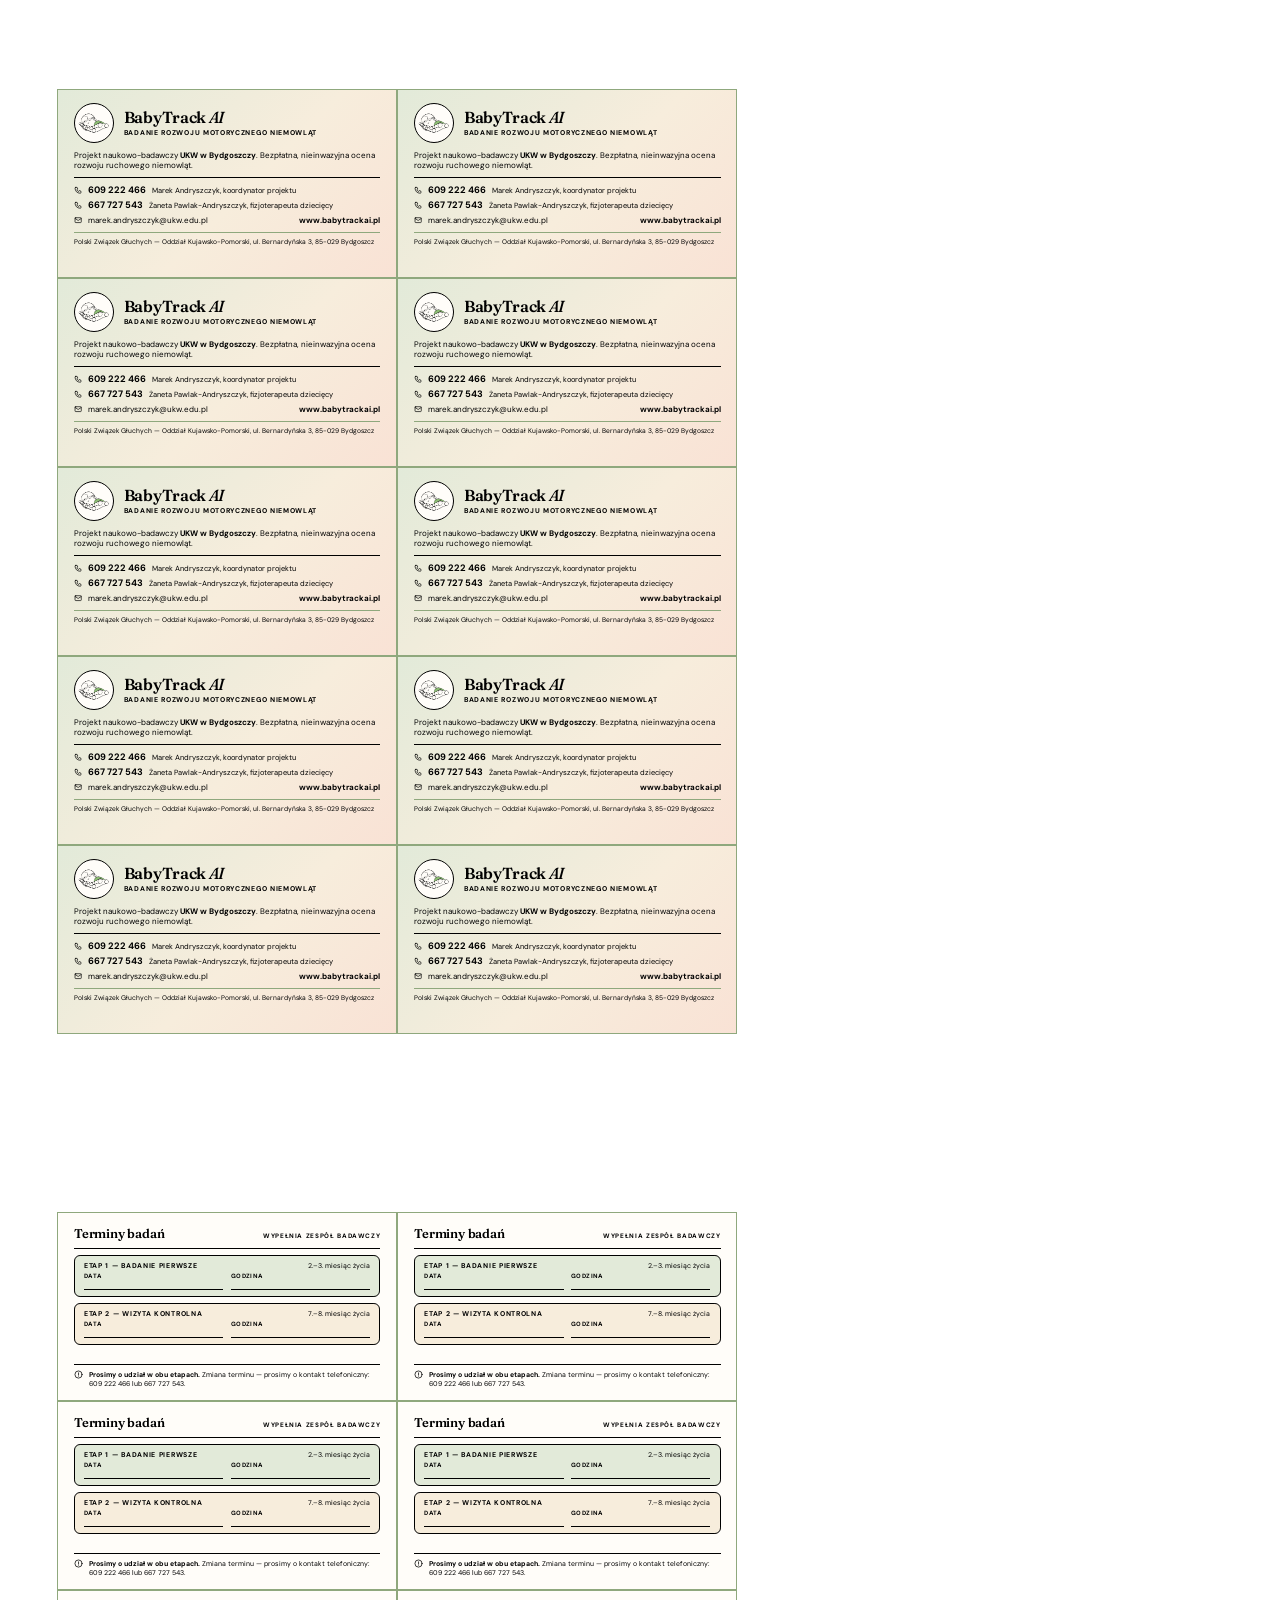
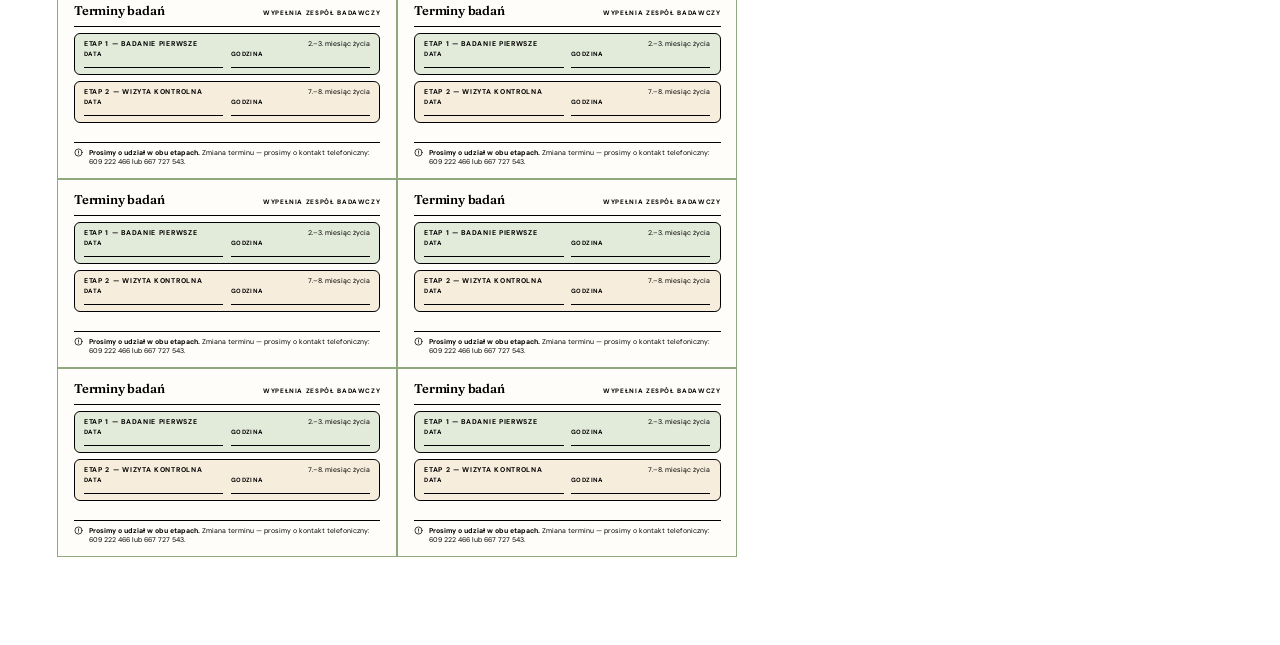
<file: BabyTrack AI - wizytówka.html>
<!doctype html>
<html lang="pl">
<head>
<meta charset="utf-8">
<title>BabyTrack AI - wizytówka</title>
<!-- Arkusz A4: 10 wizytówek 90 × 50 mm. Strona 1 — awers, strona 2 — rewers.
     Treść jednej wizytówki jest w szablonach #front i #back na dole pliku — zmiany wpisuj tylko tam.
     PDF: Chrome → Drukuj → Zapisz jako PDF, A4, marginesy: brak, grafika tła: włączona. -->
<link rel="preconnect" href="https://fonts.googleapis.com">
<link rel="preconnect" href="https://fonts.gstatic.com" crossorigin>
<link href="https://fonts.googleapis.com/css2?family=Fraunces:ital,opsz,wght@0,9..144,500;0,9..144,600;1,9..144,500;1,9..144,600&family=DM+Sans:wght@400;500;600;700&display=swap" rel="stylesheet">
<style>
@page{size:A4;margin:0}
:root{
  --paper:#fffdf9;--ink:#000;--sky:#e2ead9;--sky-deep:#8fa87d;--tint:#f7eddc;--peach:#f9e2d5;
  --display:"Fraunces",Georgia,serif;--sans:"DM Sans",system-ui,sans-serif;
}
*{box-sizing:border-box}
html,body{margin:0;padding:0;background:#fff;-webkit-print-color-adjust:exact;print-color-adjust:exact}
.sheet{width:210mm;height:297mm;padding:23.6mm 15.1mm 0;display:grid;grid-template-columns:repeat(2,90mm);grid-auto-rows:50mm;align-content:start;page-break-after:always;overflow:hidden}
.sheet:last-child{page-break-after:auto}
.card{width:90mm;height:50mm;overflow:hidden;border:.26mm solid var(--sky-deep);font-family:var(--sans);color:var(--ink);line-height:1.3}

/* awers */
.front{background:linear-gradient(135deg,var(--sky) 0%,var(--tint) 55%,var(--peach) 100%);padding:3.4mm 4.2mm 3mm;display:flex;flex-direction:column}
.head{display:flex;align-items:center;gap:2.6mm}
.logo{width:10.6mm;height:10.6mm;border-radius:50%;background:var(--paper);border:.26mm solid var(--ink);display:grid;place-items:center;overflow:hidden;flex:none}
.logo img{width:90%;height:90%;object-fit:contain}
.brand{font-family:var(--display);font-weight:600;font-size:12pt;letter-spacing:-.02em;line-height:1;margin:0}
.brand em{font-style:italic;font-weight:500}
.sub{font-size:5.2pt;letter-spacing:.1em;text-transform:uppercase;font-weight:700;margin:.8mm 0 0}
.desc{font-size:6pt;margin:1.8mm 0 0}
.desc b{font-weight:700}
.rule{height:.26mm;background:var(--ink);margin:1.8mm 0 1.6mm}
.tel{display:flex;align-items:baseline;gap:1.6mm;margin:0 0 .7mm;font-size:5.6pt}
.tel svg,.mail svg{width:2.2mm;height:2.2mm;flex:none;align-self:center}
.tel b{font-size:7pt;font-weight:700;white-space:nowrap}
.mail{display:flex;align-items:center;gap:1.6mm;font-size:6pt;margin:.2mm 0 .7mm}
.mail span:last-child{margin-left:auto;font-weight:700}
.addr{font-size:5pt;margin:1.2mm 0 0;padding-top:1.2mm;border-top:.2mm solid var(--sky-deep)}

/* rewers */
.back{background:var(--paper);padding:3.4mm 4.2mm 3mm;display:flex;flex-direction:column}
.bhead{display:flex;align-items:baseline;justify-content:space-between;padding-bottom:1.6mm;border-bottom:.26mm solid var(--ink)}
.bhead h3{font-family:var(--display);font-weight:600;font-size:9.5pt;letter-spacing:-.015em;margin:0}
.bhead span{font-size:4.8pt;letter-spacing:.1em;text-transform:uppercase;font-weight:700}
.stage{border:.3mm solid var(--ink);border-radius:1.6mm;padding:1.4mm 2.4mm 1.6mm;margin-top:1.6mm}
.stage.s1{background:var(--sky)}
.stage.s2{background:var(--tint)}
.stage .top{display:flex;justify-content:space-between;font-size:5.2pt}
.stage .top b{letter-spacing:.1em;text-transform:uppercase}
.stage .fields{display:grid;grid-template-columns:1fr 1fr;gap:2mm;margin-top:.6mm}
.stage .fields div{font-size:4.6pt;font-weight:700;letter-spacing:.06em;border-bottom:.26mm solid var(--ink);height:4.6mm}
.bnote{display:flex;gap:1.6mm;align-items:flex-start;font-size:5.2pt;margin-top:auto;padding-top:1.4mm;border-top:.26mm solid var(--ink)}
.bnote svg{width:2.4mm;height:2.4mm;flex:none}
.bnote b{font-weight:700}
</style>
</head>
<body>
<div class="sheet" id="fronts"></div>
<div class="sheet" id="backs"></div>

<template id="front">
  <div class="card front">
    <div class="head">
      <span class="logo"><img src="assets/babytrack-logo.png" alt=""></span>
      <div>
        <p class="brand">BabyTrack <em>AI</em></p>
        <p class="sub">Badanie rozwoju motorycznego niemowląt</p>
      </div>
    </div>
    <p class="desc">Projekt naukowo-badawczy <b>UKW w Bydgoszczy</b>. Bezpłatna, nieinwazyjna ocena rozwoju ruchowego niemowląt.</p>
    <div class="rule"></div>
    <div class="tel">
      <svg viewBox="0 0 24 24" fill="none" stroke="currentColor" stroke-width="2" stroke-linecap="round" stroke-linejoin="round"><path d="M5 4h4l2 5-3 2a12 12 0 0 0 5 5l2-3 5 2v4a2 2 0 0 1-2 2A16 16 0 0 1 3 6a2 2 0 0 1 2-2z"/></svg>
      <b>609 222 466</b><span>Marek Andryszczyk, koordynator projektu</span>
    </div>
    <div class="tel">
      <svg viewBox="0 0 24 24" fill="none" stroke="currentColor" stroke-width="2" stroke-linecap="round" stroke-linejoin="round"><path d="M5 4h4l2 5-3 2a12 12 0 0 0 5 5l2-3 5 2v4a2 2 0 0 1-2 2A16 16 0 0 1 3 6a2 2 0 0 1 2-2z"/></svg>
      <b>667 727 543</b><span>Żaneta Pawlak-Andryszczyk, fizjoterapeuta dziecięcy</span>
    </div>
    <div class="mail">
      <svg viewBox="0 0 24 24" fill="none" stroke="currentColor" stroke-width="2" stroke-linecap="round" stroke-linejoin="round"><rect x="3" y="5" width="18" height="14" rx="2"/><path d="M3 7l9 6 9-6"/></svg>
      <span>marek.andryszczyk@ukw.edu.pl</span><span>www.babytrackai.pl</span>
    </div>
    <p class="addr">Polski Związek Głuchych — Oddział Kujawsko-Pomorski, ul. Bernardyńska 3, 85-029 Bydgoszcz</p>
  </div>
</template>

<template id="back">
  <div class="card back">
    <div class="bhead"><h3>Terminy badań</h3><span>Wypełnia zespół badawczy</span></div>
    <div class="stage s1">
      <div class="top"><b>Etap 1 — badanie pierwsze</b><span>2.–3. miesiąc życia</span></div>
      <div class="fields"><div>DATA</div><div>GODZINA</div></div>
    </div>
    <div class="stage s2">
      <div class="top"><b>Etap 2 — wizyta kontrolna</b><span>7.–8. miesiąc życia</span></div>
      <div class="fields"><div>DATA</div><div>GODZINA</div></div>
    </div>
    <div class="bnote">
      <svg viewBox="0 0 24 24" fill="none" stroke="currentColor" stroke-width="2" stroke-linecap="round"><circle cx="12" cy="12" r="9.5"/><path d="M12 7.5v5.5M12 16v.4"/></svg>
      <p style="margin:0"><b>Prosimy o udział w obu etapach.</b> Zmiana terminu — prosimy o kontakt telefoniczny: <span style="white-space:nowrap">609 222 466</span> lub <span style="white-space:nowrap">667 727 543</span>.</p>
    </div>
  </div>
</template>

<script>
for (const [tpl, sheet] of [['front', 'fronts'], ['back', 'backs']]) {
  const t = document.getElementById(tpl), s = document.getElementById(sheet);
  for (let i = 0; i < 10; i++) s.appendChild(t.content.cloneNode(true));
}
</script>
</body>
</html>
</file>
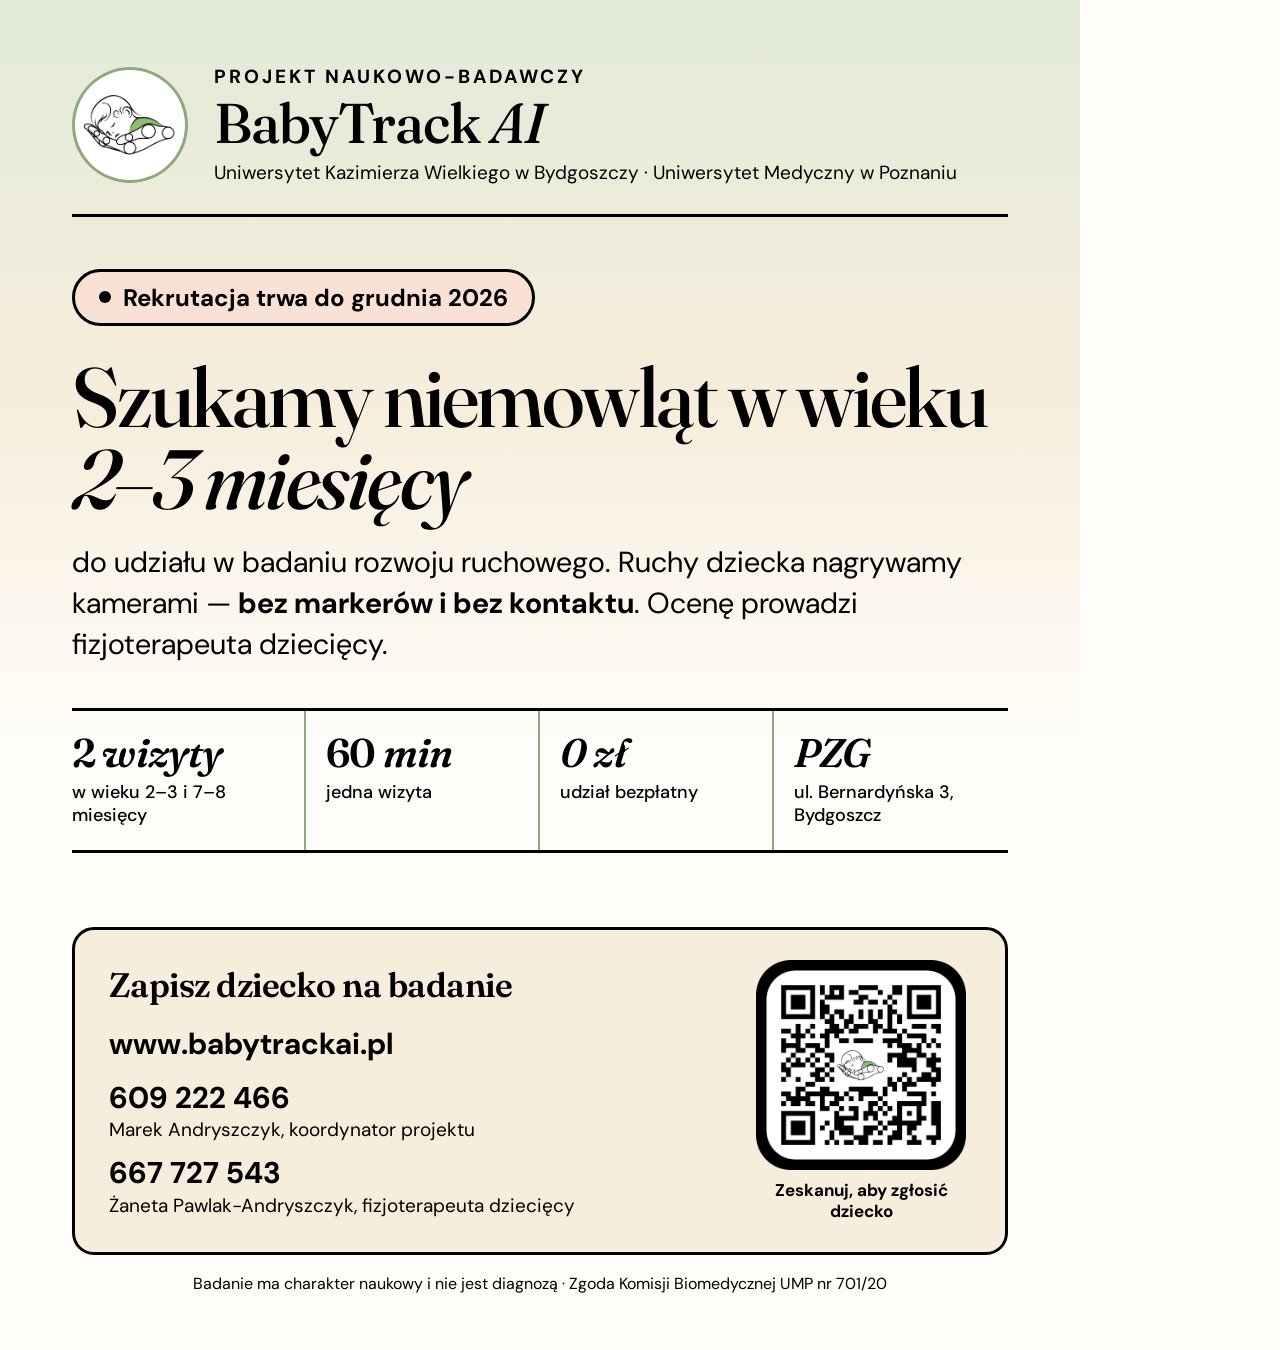
<file: BabyTrack AI Grafika FB.html>
<!doctype html>
<html lang="pl">
<head>
<meta charset="utf-8">
<title>BabyTrack AI — Grafika FB</title>
<!-- Grafika do posta na Facebooku: 1080 × 1350 px (format 4:5).
     PNG: Chrome → F12 → Ctrl+Shift+P → "Capture full size screenshot"
     albo poleceniem headless Chrome z --window-size=1080,1350 --screenshot. -->
<link rel="preconnect" href="https://fonts.googleapis.com">
<link rel="preconnect" href="https://fonts.gstatic.com" crossorigin>
<link href="https://fonts.googleapis.com/css2?family=Fraunces:ital,opsz,wght@0,9..144,400;0,9..144,500;0,9..144,600;1,9..144,400;1,9..144,500&family=DM+Sans:wght@400;500;600;700&display=swap" rel="stylesheet">
<style>
:root{
  --paper:#fffdf9;--ink:#000000;--sky:#e2ead9;--sky-deep:#8fa87d;--tint:#f7eddc;--peach:#f9e2d5;
  --display:"Fraunces",Georgia,serif;--sans:"DM Sans",system-ui,sans-serif;
}
*{box-sizing:border-box}
html,body{margin:0;padding:0;background:var(--paper)}
.card{
  width:1080px;height:1350px;overflow:hidden;
  font-family:var(--sans);color:var(--ink);
  background:linear-gradient(180deg,var(--sky) 0%,var(--tint) 30%,var(--paper) 55%);
  padding:64px 72px 56px;display:flex;flex-direction:column;
}

/* nagłówek */
.mast{display:flex;align-items:center;gap:26px;padding-bottom:28px;border-bottom:3px solid var(--ink)}
.logo{width:116px;height:116px;border-radius:50%;background:#fff;display:grid;place-items:center;box-shadow:inset 0 0 0 3px var(--sky-deep);flex:none;overflow:hidden}
.logo img{width:90%;height:90%;object-fit:contain}
.who{flex:1}
.eyebrow{font-size:19px;letter-spacing:.16em;text-transform:uppercase;font-weight:700;margin:0 0 6px}
.brand{font-family:var(--display);font-weight:500;font-size:56px;letter-spacing:-.02em;line-height:1;margin:0}
.brand em{font-style:italic}
.org{font-size:19px;margin:10px 0 0;line-height:1.3}

/* główny przekaz */
.hero{padding:52px 0 0}
.pill{display:inline-flex;align-items:center;gap:12px;background:var(--peach);border:3px solid var(--ink);border-radius:99px;padding:10px 24px;font-size:24px;font-weight:700}
.pill i{width:12px;height:12px;border-radius:50%;background:var(--ink);display:block}
h1{font-family:var(--display);font-weight:500;font-size:84px;line-height:.98;letter-spacing:-.03em;margin:30px 0 22px}
h1 em{font-style:italic}
.lede{font-size:29px;line-height:1.4;margin:0;max-width:900px}
.lede b{font-weight:700}

/* fakty */
.facts{display:grid;grid-template-columns:repeat(4,1fr);margin-top:44px;border-top:3px solid var(--ink);border-bottom:3px solid var(--ink)}
.fact{padding:22px 18px 22px 0;border-right:2px solid var(--sky-deep)}
.fact:not(:first-child){padding-left:20px}
.fact:last-child{border-right:0}
.fact .v{font-family:var(--display);font-weight:600;font-size:40px;letter-spacing:-.02em;line-height:1;margin:0 0 8px}
.fact .v em{font-style:italic}
.fact .l{font-size:18px;margin:0;line-height:1.3;font-weight:500}

/* kontakt */
.bottom{margin-top:auto;display:flex;gap:30px;align-items:center;background:var(--tint);border:3px solid var(--ink);border-radius:22px;padding:30px 34px}
.contact{flex:1}
.contact h2{font-family:var(--display);font-weight:600;font-size:34px;letter-spacing:-.015em;margin:0 0 18px}
.row{margin:0 0 14px}
.row:last-child{margin:0}
.row .num{font-size:30px;font-weight:700;margin:0;line-height:1.15}
.row .who{font-size:19px;margin:2px 0 0}
.url{font-size:30px;font-weight:700;margin:0 0 18px}
.qr{width:220px;flex:none;text-align:center}
.qr img{display:block;width:210px;height:210px;margin:0 auto 10px}
.qr p{margin:0;font-size:17px;font-weight:700;line-height:1.25}
.note{font-size:16px;margin:18px 0 0;text-align:center}
</style>
</head>
<body>
<div class="card">
  <header class="mast">
    <span class="logo"><img src="assets/babytrack-logo.png" alt=""></span>
    <div class="who">
      <p class="eyebrow">Projekt naukowo-badawczy</p>
      <p class="brand">BabyTrack <em>AI</em></p>
      <p class="org">Uniwersytet Kazimierza Wielkiego w Bydgoszczy · Uniwersytet Medyczny w Poznaniu</p>
    </div>
  </header>

  <div class="hero">
    <span class="pill"><i></i> Rekrutacja trwa do grudnia 2026</span>
    <h1>Szukamy niemowląt w wieku <em>2–3 miesięcy</em></h1>
    <p class="lede">do udziału w badaniu rozwoju ruchowego. Ruchy dziecka nagrywamy kamerami — <b>bez markerów i bez kontaktu</b>. Ocenę prowadzi fizjoterapeuta dziecięcy.</p>
  </div>

  <div class="facts">
    <div class="fact"><p class="v">2 <em>wizyty</em></p><p class="l">w wieku 2–3 i 7–8 miesięcy</p></div>
    <div class="fact"><p class="v">60 <em>min</em></p><p class="l">jedna wizyta</p></div>
    <div class="fact"><p class="v"><em>0 zł</em></p><p class="l">udział bezpłatny</p></div>
    <div class="fact"><p class="v"><em>PZG</em></p><p class="l">ul. Bernardyńska 3, Bydgoszcz</p></div>
  </div>

  <div class="bottom">
    <div class="contact">
      <h2>Zapisz dziecko na badanie</h2>
      <p class="url">www.babytrackai.pl</p>
      <div class="row"><p class="num">609 222 466</p><p class="who">Marek Andryszczyk, koordynator projektu</p></div>
      <div class="row"><p class="num">667 727 543</p><p class="who">Żaneta Pawlak-Andryszczyk, fizjoterapeuta dziecięcy</p></div>
    </div>
    <div class="qr">
      <img src="assets/qrcode.png" alt="Kod QR do formularza zgłoszeniowego">
      <p>Zeskanuj, aby zgłosić dziecko</p>
    </div>
  </div>
  <p class="note">Badanie ma charakter naukowy i nie jest diagnozą · Zgoda Komisji Biomedycznej UMP nr 701/20</p>
</div>
</body>
</html>
</file>
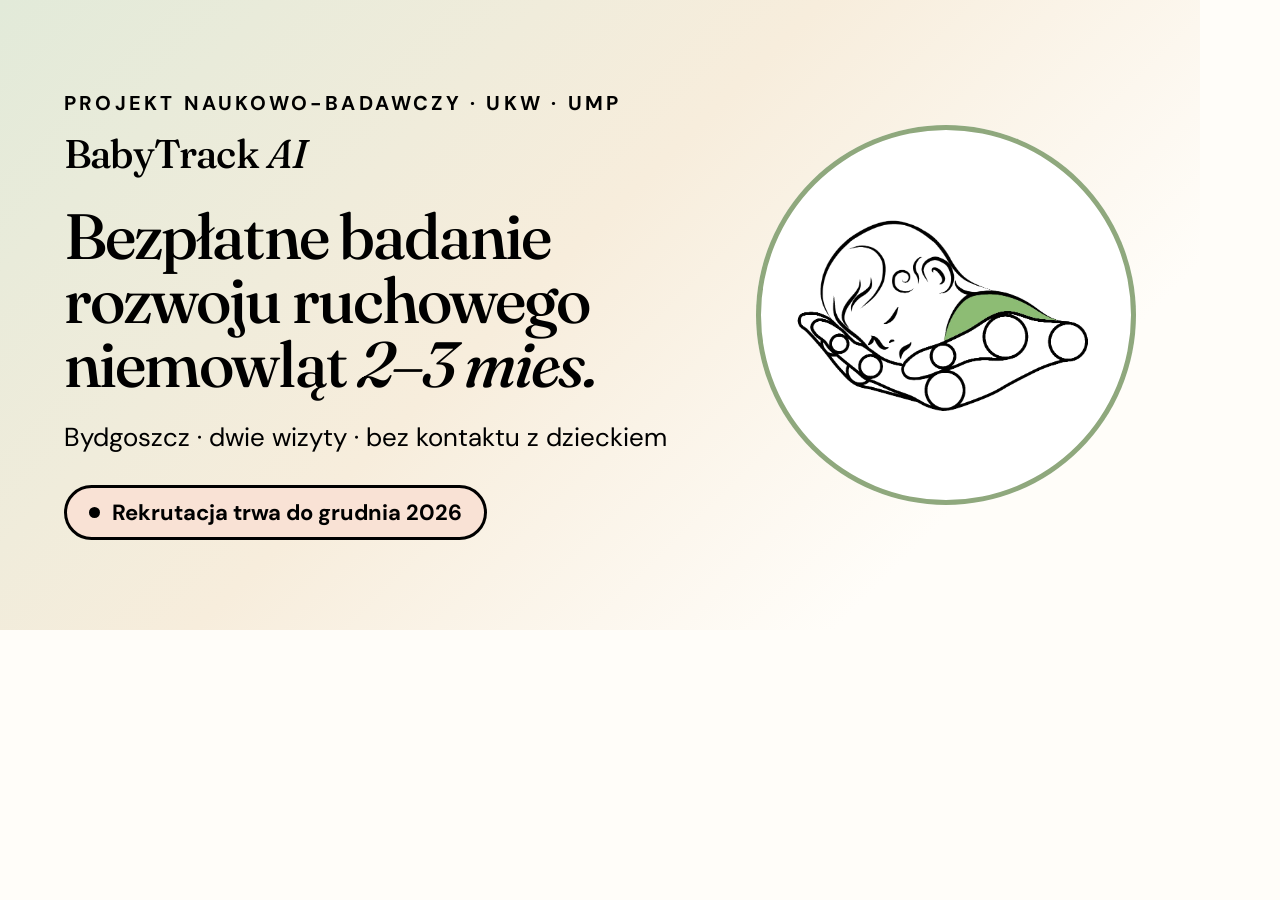
<file: BabyTrack AI Obraz linku.html>
<!doctype html>
<html lang="pl">
<head>
<meta charset="utf-8">
<title>BabyTrack AI — Obraz podglądu linku</title>
<!-- Obraz pokazywany przy udostępnianiu linku (Facebook, Messenger, WhatsApp, LinkedIn): 1200 × 630 px.
     Wynik zapisz jako assets/og-image.png (headless Chrome z --window-size=1200,630 --screenshot). -->
<link rel="preconnect" href="https://fonts.googleapis.com">
<link rel="preconnect" href="https://fonts.gstatic.com" crossorigin>
<link href="https://fonts.googleapis.com/css2?family=Fraunces:ital,opsz,wght@0,9..144,400;0,9..144,500;0,9..144,600;1,9..144,400;1,9..144,500&family=DM+Sans:wght@400;500;600;700&display=swap" rel="stylesheet">
<style>
:root{
  --paper:#fffdf9;--ink:#000000;--sky:#e2ead9;--sky-deep:#8fa87d;--tint:#f7eddc;--peach:#f9e2d5;
  --display:"Fraunces",Georgia,serif;--sans:"DM Sans",system-ui,sans-serif;
}
*{box-sizing:border-box}
html,body{margin:0;padding:0;background:var(--paper)}
.card{
  width:1200px;height:630px;overflow:hidden;
  font-family:var(--sans);color:var(--ink);
  background:linear-gradient(135deg,var(--sky) 0%,var(--tint) 45%,var(--paper) 80%);
  padding:56px 64px;display:flex;gap:56px;align-items:center;
}
.text{flex:1}
.eyebrow{font-size:20px;letter-spacing:.16em;text-transform:uppercase;font-weight:700;margin:0 0 18px}
.brand{font-family:var(--display);font-weight:500;font-size:40px;letter-spacing:-.02em;line-height:1;margin:0 0 30px}
.brand em{font-style:italic}
h1{font-family:var(--display);font-weight:500;font-size:64px;line-height:1;letter-spacing:-.03em;margin:0 0 24px}
h1 em{font-style:italic}
.lede{font-size:26px;line-height:1.35;margin:0 0 30px}
.pill{display:inline-flex;align-items:center;gap:12px;background:var(--peach);border:3px solid var(--ink);border-radius:99px;padding:10px 22px;font-size:22px;font-weight:700}
.pill i{width:11px;height:11px;border-radius:50%;background:var(--ink);display:block}
.logo{width:380px;height:380px;border-radius:50%;background:#fff;display:grid;place-items:center;box-shadow:inset 0 0 0 5px var(--sky-deep);flex:none;overflow:hidden}
.logo img{width:88%;height:88%;object-fit:contain}
</style>
</head>
<body>
<div class="card">
  <div class="text">
    <p class="eyebrow">Projekt naukowo-badawczy · UKW · UMP</p>
    <p class="brand">BabyTrack <em>AI</em></p>
    <h1>Bezpłatne badanie rozwoju ruchowego niemowląt <em>2–3 mies.</em></h1>
    <p class="lede">Bydgoszcz · dwie wizyty · bez kontaktu z dzieckiem</p>
    <span class="pill"><i></i> Rekrutacja trwa do grudnia 2026</span>
  </div>
  <span class="logo"><img src="assets/babytrack-logo.png" alt=""></span>
</div>
</body>
</html>
</file>
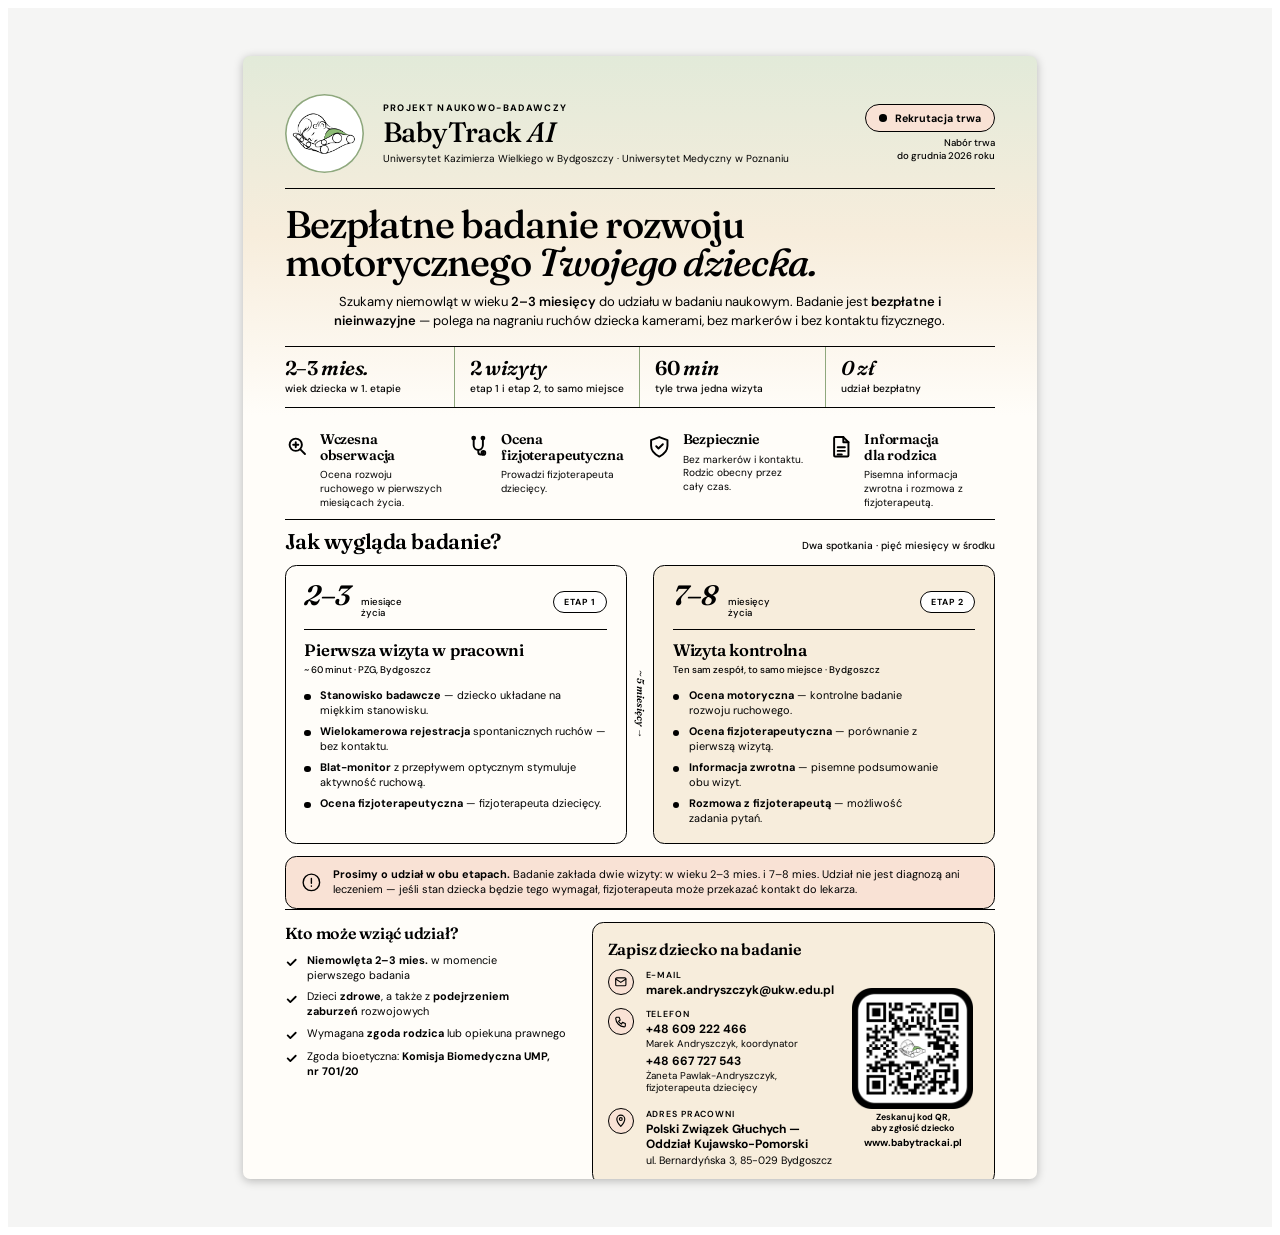
<file: BabyTrack AI Plakat A4.html>
<!doctype html>
<html lang="pl">
<head>
<meta charset="utf-8">
<title>BabyTrack AI — Plakat A4</title>
<meta name="viewport" content="width=device-width, initial-scale=1">
<link rel="preconnect" href="https://fonts.googleapis.com">
<link rel="preconnect" href="https://fonts.gstatic.com" crossorigin>
<link href="https://fonts.googleapis.com/css2?family=Fraunces:ital,opsz,wght@0,9..144,400;0,9..144,500;0,9..144,600;1,9..144,400;1,9..144,500&family=DM+Sans:wght@400;500;600;700&display=swap" rel="stylesheet">
<style>
doc-page:not(:defined){visibility:hidden}
:root{
  --paper:#fffdf9;--ink:#000000;--ink-soft:#000000;--ink-mute:#000000;
  --navy:#000000;--sky:#e2ead9;--sky-deep:#8fa87d;--tint:#f7eddc;--peach:#f9e2d5;
  --display:"Fraunces",Georgia,serif;--sans:"DM Sans",system-ui,sans-serif;
}
*{box-sizing:border-box}
a{color:var(--navy);text-decoration:none}
a:hover{color:var(--ink)}
.page{
  font-family:var(--sans);color:var(--ink);
  background:
    linear-gradient(180deg, var(--sky) 0%, var(--tint) 16%, var(--paper) 32%),
    var(--paper);
  display:flex;flex-direction:column;
  padding:10mm 11mm 8mm;
  line-height:1.38;
}

/* masthead */
.mast{display:flex;align-items:center;gap:5mm;padding-bottom:4mm;border-bottom:1.6px solid var(--ink)}
.mast .logo{width:21mm;height:21mm;border-radius:50%;background:#fff;display:grid;place-items:center;overflow:hidden;box-shadow:inset 0 0 0 1.6px var(--sky-deep);flex:none}
.mast .logo img{width:90%;height:90%;object-fit:contain}
.mast .who{flex:1;min-width:0}
.mast .eyebrow{font-size:7pt;letter-spacing:.14em;text-transform:uppercase;color:var(--navy);font-weight:700;margin:0 0 1mm}
.mast .brand{font-family:var(--display);font-weight:500;font-size:21pt;letter-spacing:-.02em;line-height:1;margin:0}
.mast .brand em{font-style:italic;color:var(--navy)}
.mast .org{font-size:7.6pt;color:var(--ink-soft);margin:1.4mm 0 0;line-height:1.35;text-wrap:pretty}
.recruit{display:flex;flex-direction:column;align-items:flex-end;gap:1.4mm;text-align:right;flex:none;min-width:max-content}
.recruit .pill{display:inline-flex;align-items:center;gap:2mm;white-space:nowrap;background:var(--peach);color:var(--ink);border:1.6px solid var(--ink);border-radius:99px;padding:1.4mm 3.6mm;font-size:8pt;font-weight:700}
.recruit .pill i{width:2mm;height:2mm;border-radius:50%;background:var(--navy);display:block}
.recruit .when{font-size:7.2pt;color:var(--ink-soft);line-height:1.35;font-weight:500}

/* hero */
.hero{padding:4.5mm 0 4mm}
.hero h1{font-family:var(--display);font-weight:500;font-size:29pt;line-height:.97;letter-spacing:-.025em;margin:0 0 3mm;max-width:158mm;text-wrap:balance}
.hero h1 em{font-style:italic;color:var(--navy)}
.hero .lede{font-size:9.8pt;color:var(--ink-soft);max-width:168mm;margin:0 auto 4mm;line-height:1.45;text-wrap:pretty}
.hero .lede b{color:var(--ink);font-weight:600}
.facts{display:flex;border-top:1.6px solid var(--ink);border-bottom:1.6px solid var(--ink)}
.fact{flex:1;padding:3mm 4mm 3mm 0;border-right:1px solid var(--sky-deep)}
.fact:last-child{border-right:0;padding-right:0}
.fact:not(:first-child){padding-left:4mm}
.fact .v{font-family:var(--display);font-weight:600;font-size:15pt;letter-spacing:-.02em;line-height:1;margin:0 0 1.2mm;color:var(--ink)}
.fact .v em{font-style:italic;color:var(--navy)}
.fact .l{font-size:7.6pt;color:var(--ink-soft);margin:0;line-height:1.3;text-wrap:pretty;font-weight:500}

/* benefits — compact inline row */
.benefits{display:grid;grid-template-columns:repeat(4,1fr);gap:4mm;padding:2.5mm 0}
.ben{display:flex;gap:2.8mm;align-items:flex-start}
.ben svg{width:6.5mm;height:6.5mm;color:var(--navy);stroke-width:1.9;flex:none;margin-top:.4mm}
.ben h3{font-family:var(--display);font-weight:600;font-size:10.5pt;line-height:1.12;letter-spacing:-.01em;margin:0 0 1.2mm;text-wrap:balance;color:var(--ink)}
.ben p{font-size:7.6pt;color:var(--ink-soft);margin:0;line-height:1.36;text-wrap:pretty}

/* stages */
.stages{display:flex;flex-direction:column}
.sec-head{display:flex;align-items:baseline;gap:4mm;margin-bottom:3mm;padding-top:3mm;border-top:1.6px solid var(--ink)}
.sec-head h2{font-family:var(--display);font-weight:600;font-size:16pt;letter-spacing:-.02em;margin:0;line-height:1;color:var(--ink)}
.sec-head .note{font-size:7.6pt;color:var(--ink-soft);margin-left:auto;font-weight:500}
.stage-row{display:grid;grid-template-columns:1fr 7mm 1fr;align-items:stretch}
.stage{border-radius:3mm;padding:4.5mm 5mm;border:1.6px solid var(--ink);display:flex;flex-direction:column}
.stage.s1{background:var(--paper)}
.stage.s2{background:var(--tint)}
.stage .top{display:flex;align-items:baseline;gap:3mm;margin-bottom:3mm;padding-bottom:2.6mm;border-bottom:1.2px solid var(--navy)}
.stage .age{font-family:var(--display);font-style:italic;font-weight:600;font-size:21pt;color:var(--navy);line-height:.9;letter-spacing:-.03em}
.stage .agel{font-size:7.2pt;color:var(--ink-soft);line-height:1.2;font-weight:500}
.stage .tag{margin-left:auto;font-size:6.6pt;letter-spacing:.12em;text-transform:uppercase;font-weight:700;background:#fff;color:var(--ink);border:1.4px solid var(--ink);border-radius:99px;padding:1mm 2.6mm}
.stage h3{font-family:var(--display);font-weight:600;font-size:12.5pt;line-height:1.12;letter-spacing:-.015em;margin:0 0 1mm;color:var(--ink)}
.stage .dur{font-size:7.2pt;color:var(--ink-soft);margin:0 0 3mm;font-weight:500}
.stage ul{list-style:none;margin:0;padding:0;display:flex;flex-direction:column;gap:1.7mm}
.stage li{display:flex;gap:2.6mm;font-size:8.2pt;line-height:1.36;text-wrap:pretty}
.stage li::before{content:"";flex:none;width:1.6mm;height:1.6mm;border-radius:50%;background:var(--ink);margin-top:1.5mm}
.stage li b{font-weight:700;color:var(--ink)}
.stage li span{color:var(--ink-soft)}
.gap{display:grid;place-items:center}
.gap .arrow{font-family:var(--display);font-style:italic;font-size:7.6pt;color:var(--navy);writing-mode:vertical-rl;font-weight:600}
.both{margin-top:3mm;background:var(--peach);border:1.6px solid var(--ink);border-radius:3mm;padding:2.8mm 4mm;display:flex;gap:3mm;align-items:center}
.both svg{width:5.5mm;height:5.5mm;color:var(--navy);flex:none}
.both p{margin:0;font-size:8.2pt;line-height:1.4;color:var(--ink-soft);text-wrap:pretty}
.both b{color:var(--ink);font-weight:700}

/* bottom */
.bottom{display:grid;grid-template-columns:1fr 1fr;gap:5mm;padding-top:3mm;margin-top:auto;border-top:1.6px solid var(--ink)}
.who-can h4,.contact h4{font-family:var(--display);font-weight:600;font-size:12pt;letter-spacing:-.015em;margin:0 0 2.4mm;color:var(--ink)}
.who-can ul{list-style:none;margin:0;padding:0;display:flex;flex-direction:column;gap:1.8mm}
.who-can li{display:flex;gap:2.6mm;font-size:8.2pt;line-height:1.36;color:var(--ink-soft);text-wrap:pretty}
.who-can li b{color:var(--ink);font-weight:700}
.who-can li svg{width:3.4mm;height:3.4mm;color:var(--navy);flex:none;margin-top:.9mm;stroke-width:3.4}
.contact{background:var(--tint);border:1.6px solid var(--ink);border-radius:3mm;padding:4mm}
.contact .content{display:flex;gap:3.5mm;align-items:center}
.contact .rows{display:flex;flex:1;min-width:0;flex-direction:column;gap:2.6mm}
.qr-cta{width:35mm;flex:none;text-align:center}
.qr-cta img{display:block;width:32mm;height:32mm;margin:0 auto .9mm}
.qr-cta p{margin:0;font-size:6.6pt;line-height:1.25;font-weight:700;color:var(--ink);text-wrap:balance}
.qr-cta .url{display:inline-block;margin-top:.8mm;font-size:7.4pt;color:var(--navy)}
.crow{display:flex;gap:3mm;align-items:flex-start}
.crow .ico{width:7mm;height:7mm;border-radius:50%;background:var(--peach);border:1.2px solid var(--navy);display:grid;place-items:center;color:var(--navy);flex:none}
.crow .ico svg{width:3.6mm;height:3.6mm;stroke-width:2}
.crow .l{font-size:6.6pt;letter-spacing:.1em;text-transform:uppercase;color:var(--ink-soft);margin:0 0 .5mm;font-weight:600}
.crow .v{font-size:9pt;font-weight:700;margin:0;line-height:1.3;color:var(--ink)}
.crow .v small.who{display:block;margin:0 0 1mm;font-size:7.4pt;line-height:1.25}
.crow .v small{font-weight:400;color:var(--ink-soft);font-size:8pt;text-wrap:pretty}

/* footer */
.foot{display:none}
</style>
</head>
<body>
<doc-page size="a4">
<section class="page" data-screen-label="Plakat A4">

  <header class="mast">
    <span class="logo"><img src="assets/babytrack-logo.png" alt=""></span>
    <div class="who">
      <p class="eyebrow">Projekt naukowo-badawczy</p>
      <p class="brand">BabyTrack <em>AI</em></p>
      <p class="org">Uniwersytet Kazimierza Wielkiego w Bydgoszczy · Uniwersytet Medyczny w Poznaniu</p>
    </div>
    <div class="recruit">
      <span class="pill"><i></i> Rekrutacja trwa</span>
      <span class="when">Nabór trwa<br>do grudnia 2026 roku</span>
    </div>
  </header>

  <div class="hero">
    <h1>Bezpłatne badanie rozwoju motorycznego <em>Twojego dziecka.</em></h1>
    <p class="lede" style="text-align:center">Szukamy niemowląt w wieku <b>2–3 miesięcy</b> do udziału w badaniu naukowym. Badanie jest <b>bezpłatne i nieinwazyjne</b> — polega na nagraniu ruchów dziecka kamerami, bez markerów i bez kontaktu fizycznego.</p>
    <div class="facts">
      <div class="fact"><p class="v">2–3 <em>mies.</em></p><p class="l">wiek dziecka w 1. etapie</p></div>
      <div class="fact"><p class="v">2 <em>wizyty</em></p><p class="l">etap 1 i etap 2, to samo miejsce</p></div>
      <div class="fact"><p class="v">60 <em>min</em></p><p class="l">tyle trwa jedna wizyta</p></div>
      <div class="fact"><p class="v"><em>0 zł</em></p><p class="l">udział bezpłatny</p></div>
    </div>
  </div>

  <div class="benefits">
    <div class="ben">
      <svg viewBox="0 0 24 24" fill="none" stroke="currentColor" stroke-linecap="round" stroke-linejoin="round"><circle cx="10.5" cy="10.5" r="6"></circle><path d="M15 15l4.5 4.5"></path><path d="M8 10.5h5M10.5 8v5"></path></svg>
      <div><h3>Wczesna obserwacja</h3><p>Ocena rozwoju ruchowego w pierwszych miesiącach życia.</p></div>
    </div>
    <div class="ben">
      <svg viewBox="0 0 24 24" fill="none" stroke="currentColor" stroke-linecap="round" stroke-linejoin="round"><path d="M7.5 4v7a4.5 4.5 0 0 0 9 0V4"></path><circle cx="7.5" cy="4" r="1.4"></circle><circle cx="16.5" cy="4" r="1.4"></circle><path d="M12 15.5v2a2.5 2.5 0 0 0 5 0"></path><circle cx="17" cy="18.5" r="1.8"></circle></svg>
      <div><h3>Ocena fizjoterapeutyczna</h3><p>Prowadzi fizjoterapeuta dziecięcy.</p></div>
    </div>
    <div class="ben">
      <svg viewBox="0 0 24 24" fill="none" stroke="currentColor" stroke-linecap="round" stroke-linejoin="round"><path d="M12 3l8 3v5.5c0 4.8-3.6 8.4-8 10.5-4.4-2.1-8-5.7-8-10.5V6l8-3z"></path><path d="M9 12l2.2 2.2L15.5 10"></path></svg>
      <div><h3>Bezpiecznie</h3><p>Bez markerów i kontaktu. Rodzic obecny przez cały czas.</p></div>
    </div>
    <div class="ben">
      <svg viewBox="0 0 24 24" fill="none" stroke="currentColor" stroke-linecap="round" stroke-linejoin="round"><path d="M6 3h8l5 5v13a1 1 0 0 1-1 1H6a1 1 0 0 1-1-1V4a1 1 0 0 1 1-1z"></path><path d="M14 3v5h5"></path><path d="M8.5 13h7M8.5 16.5h7M8.5 20h4"></path></svg>
      <div><h3>Informacja dla rodzica</h3><p>Pisemna informacja zwrotna i rozmowa z fizjoterapeutą.</p></div>
    </div>
  </div>

  <div class="stages">
    <div class="sec-head">
      <h2>Jak wygląda badanie?</h2>
      <span class="note">Dwa spotkania · pięć miesięcy w środku</span>
    </div>
    <div class="stage-row">
      <div class="stage s1">
        <div class="top">
          <span class="age">2–3</span><span class="agel">miesiące<br>życia</span>
          <span class="tag">Etap 1</span>
        </div>
        <h3>Pierwsza wizyta w pracowni</h3>
        <p class="dur">~ 60 minut · PZG, Bydgoszcz</p>
        <ul>
          <li><span><b>Stanowisko badawcze</b> — dziecko układane na miękkim stanowisku.</span></li>
          <li><span><b>Wielokamerowa rejestracja</b> spontanicznych ruchów — bez kontaktu.</span></li>
          <li><span><b>Blat-monitor</b> z przepływem optycznym stymuluje aktywność ruchową.</span></li>
          <li><span><b>Ocena fizjoterapeutyczna</b> — fizjoterapeuta dziecięcy.</span></li>
        </ul>
      </div>
      <div class="gap"><span class="arrow">~ 5 miesięcy →</span></div>
      <div class="stage s2">
        <div class="top">
          <span class="age">7–8</span><span class="agel">miesięcy<br>życia</span>
          <span class="tag">Etap 2</span>
        </div>
        <h3>Wizyta kontrolna</h3>
        <p class="dur">Ten sam zespół, to samo miejsce · Bydgoszcz</p>
        <ul>
          <li><span><b>Ocena motoryczna</b> — kontrolne badanie rozwoju ruchowego.</span></li>
          <li><span><b>Ocena fizjoterapeutyczna</b> — porównanie z pierwszą wizytą.</span></li>
          <li><span><b>Informacja zwrotna</b> — pisemne podsumowanie obu wizyt.</span></li>
          <li><span><b>Rozmowa z fizjoterapeutą</b> — możliwość zadania pytań.</span></li>
        </ul>
      </div>
    </div>
    <div class="both">
      <svg viewBox="0 0 24 24" fill="none" stroke="currentColor" stroke-width="1.6" stroke-linecap="round"><circle cx="12" cy="12" r="9.5"></circle><path d="M12 7.5v5.5M12 16v.4"></path></svg>
      <p><b>Prosimy o udział w obu etapach.</b> Badanie zakłada dwie wizyty: w wieku 2–3 mies. i 7–8 mies. Udział nie jest diagnozą ani leczeniem — jeśli stan dziecka będzie tego wymagał, fizjoterapeuta może przekazać kontakt do lekarza.</p>
    </div>
  </div>

  <div class="bottom">
    <div class="who-can">
      <h4>Kto może wziąć udział?</h4>
      <ul>
        <li><svg viewBox="0 0 24 24" fill="none" stroke="currentColor" stroke-linecap="round" stroke-linejoin="round"><path d="M5 12l5 5L20 7"></path></svg><span><b>Niemowlęta 2–3 mies.</b> w momencie pierwszego badania</span></li>
        <li><svg viewBox="0 0 24 24" fill="none" stroke="currentColor" stroke-linecap="round" stroke-linejoin="round"><path d="M5 12l5 5L20 7"></path></svg><span>Dzieci <b>zdrowe</b>, a także z <b>podejrzeniem zaburzeń</b> rozwojowych</span></li>
        <li><svg viewBox="0 0 24 24" fill="none" stroke="currentColor" stroke-linecap="round" stroke-linejoin="round"><path d="M5 12l5 5L20 7"></path></svg><span>Wymagana <b>zgoda rodzica</b> lub opiekuna prawnego</span></li>
        <li><svg viewBox="0 0 24 24" fill="none" stroke="currentColor" stroke-linecap="round" stroke-linejoin="round"><path d="M5 12l5 5L20 7"></path></svg><span>Zgoda bioetyczna: <b>Komisja Biomedyczna UMP, nr 701/20</b></span></li>
      </ul>
    </div>
    <div class="contact">
      <h4>Zapisz dziecko na badanie</h4>
      <div class="content">
        <div class="rows">
          <div class="crow">
            <span class="ico"><svg viewBox="0 0 24 24" fill="none" stroke="currentColor" stroke-linecap="round" stroke-linejoin="round"><rect x="3" y="5" width="18" height="14" rx="2"></rect><path d="M3 7l9 6 9-6"></path></svg></span>
            <div><p class="l">E-mail</p><p class="v"><a href="mailto:marek.andryszczyk@ukw.edu.pl">marek.andryszczyk@ukw.edu.pl</a></p></div>
          </div>
          <div class="crow">
            <span class="ico"><svg viewBox="0 0 24 24" fill="none" stroke="currentColor" stroke-linecap="round" stroke-linejoin="round"><path d="M5 4h4l2 5-3 2a12 12 0 0 0 5 5l2-3 5 2v4a2 2 0 0 1-2 2A16 16 0 0 1 3 6a2 2 0 0 1 2-2z"></path></svg></span>
            <div><p class="l">Telefon</p><p class="v"><a href="tel:+48609222466">+48 609 222 466</a><small class="who">Marek Andryszczyk, koordynator</small><a href="tel:+48667727543">+48 667 727 543</a><small class="who">Żaneta Pawlak-Andryszczyk,<br>fizjoterapeuta dziecięcy</small></p></div>
          </div>
          <div class="crow">
            <span class="ico"><svg viewBox="0 0 24 24" fill="none" stroke="currentColor" stroke-linecap="round" stroke-linejoin="round"><path d="M12 22s7-7 7-13a7 7 0 0 0-14 0c0 6 7 13 7 13z"></path><circle cx="12" cy="9" r="2.5"></circle></svg></span>
            <div><p class="l">Adres pracowni</p><p class="v">Polski Związek Głuchych — Oddział Kujawsko-Pomorski<br><small>ul. Bernardyńska 3, 85-029 Bydgoszcz</small></p></div>
          </div>
        </div>
        <div class="qr-cta">
          <img src="assets/qrcode.png" alt="Kod QR prowadzący do formularza zgłoszeniowego">
          <p>Zeskanuj kod QR, aby zgłosić dziecko<br><span class="url">www.babytrackai.pl</span></p>
        </div>
      </div>
    </div>
  </div>

  <footer class="foot">
    <div class="logos"></div>
  </footer>

</section>
</doc-page>
<template id="__bundler_thumbnail" data-bg-color="#e2ead9">
  <svg viewBox="0 0 1200 800" xmlns="http://www.w3.org/2000/svg">
    <rect width="1200" height="800" fill="#e2ead9"></rect>
    <rect x="360" y="200" width="480" height="400" rx="24" fill="#fffdf9" stroke="#000" stroke-width="8"></rect>
    <circle cx="600" cy="340" r="70" fill="#f9e2d5" stroke="#000" stroke-width="8"></circle>
    <text x="600" y="365" text-anchor="middle" font-family="Georgia, serif" font-style="italic" font-size="72" fill="#000">B</text>
    <rect x="440" y="450" width="320" height="16" rx="8" fill="#000"></rect>
    <rect x="480" y="492" width="240" height="12" rx="6" fill="#000" opacity="0.45"></rect>
    <rect x="440" y="534" width="140" height="12" rx="6" fill="#000" opacity="0.25"></rect>
    <rect x="600" y="534" width="160" height="12" rx="6" fill="#000" opacity="0.25"></rect>
  </svg>
</template>
<script src="doc-page.js"></script>
<script>
customElements.whenDefined('doc-page').then(() => {
  const dp = document.querySelector('doc-page');
  const kick = () => { if (dp && typeof dp._measure === 'function') dp._measure(); };
  kick(); requestAnimationFrame(kick);
  if (document.fonts && document.fonts.ready) document.fonts.ready.then(kick);
  window.addEventListener('load', kick);
});
</script>
</body>
</html>
</file>
<file: styles.css>
/* ============ TOKENS ============ */
  :root{
    --paper:#fbf7f0;
    --paper-2:#f4ecdd;
    --paper-3:#efe5d2;
    --ink:#1d2538;
    --ink-soft:#56607a;
    --ink-mute:#8c93a6;
    --line:#1d2538;
    --navy:#2a3a55;
    --navy-2:#3a4b6d;
    --sky:#d6e6ef;
    --sky-2:#bcd3df;
    --mint:#d8e7d8;
    --mint-2:#bdd4be;
    --sand:#f1e1c2;
    --sand-2:#e6d09c;
    --blush:#f2d8d0;
    --blush-2:#e8baad;

    --display: "Fraunces", "Cormorant Garamond", Georgia, serif;
    --sans: "DM Sans", -apple-system, "Segoe UI", system-ui, sans-serif;

    --maxw: 1180px;
    --r: 18px;
    --r-sm: 10px;
  }

  *{box-sizing:border-box}
  html{scroll-behavior:smooth}
  body{
    margin:0;background:var(--paper);color:var(--ink);
    font-family:var(--sans);font-size:17px;line-height:1.55;
    -webkit-font-smoothing:antialiased;
    text-rendering:optimizeLegibility;
  }
  img{max-width:100%;display:block}
  a{color:inherit}
  ::selection{background:var(--sand);color:var(--ink)}

  /* fade-in */
  .reveal{opacity:0;transform:translateY(14px);transition:opacity .9s ease, transform .9s ease}
  .reveal.in{opacity:1;transform:none}

  /* ============ NAV ============ */
  .nav{
    position:sticky;top:0;z-index:40;
    backdrop-filter:saturate(1.1) blur(8px);
    background:rgba(251,247,240,.82);
    border-bottom:1px solid rgba(29,37,56,.08);
  }
  .nav-inner{
    max-width:var(--maxw);margin:0 auto;
    display:flex;align-items:center;gap:18px;
    padding:14px 24px;
  }
  .brand{display:flex;align-items:center;gap:10px;text-decoration:none;color:var(--ink)}
  .brand .mark{
    width:42px;height:42px;border-radius:50%;
    background:#fff;
    display:grid;place-items:center;
    box-shadow:inset 0 0 0 1px rgba(29,37,56,.12), 0 2px 8px -2px rgba(29,37,56,.15);
    overflow:hidden;
  }
  .brand .mark img{width:88%;height:88%;object-fit:contain}
  footer .brand .mark{background:#fff}
  .brand .name{font-family:var(--display);font-weight:600;font-size:20px;letter-spacing:-0.01em}
  .brand .name em{font-style:italic;color:var(--navy)}
  .nav-links{display:flex;gap:22px;margin-left:auto}
  .nav-links a{color:var(--ink-soft);font-size:14.5px;text-decoration:none;font-weight:500}
  .nav-links a:hover{color:var(--ink)}
  .nav .cta{margin-left:6px}
  @media (max-width:780px){.nav-links{display:none}.nav .cta{margin-left:auto}}

  /* ============ BUTTONS ============ */
  .btn{
    display:inline-flex;align-items:center;gap:10px;
    font-family:var(--sans);font-weight:500;font-size:15px;
    padding:11px 20px;border-radius:999px;
    border:1px solid var(--line);
    background:transparent;color:var(--ink);
    text-decoration:none;cursor:pointer;
    transition:transform .15s ease, background .2s ease, color .2s ease;
  }
  .btn:hover{transform:translateY(-1px)}
  .btn.primary{background:var(--navy);color:var(--paper);border-color:var(--navy)}
  .btn.primary:hover{background:#1e2c45}
  .btn .arr{transition:transform .2s ease}
  .btn:hover .arr{transform:translateX(3px)}

  /* ============ LAYOUT PRIMITIVES ============ */
  .wrap{max-width:var(--maxw);margin:0 auto;padding:0 24px}
  section{padding:90px 0;position:relative}
  @media (max-width:780px){section{padding:64px 0}}

  .eyebrow{
    font-family:var(--sans);font-weight:600;font-size:12.5px;
    letter-spacing:.12em;text-transform:uppercase;color:var(--ink-soft);
  }
  .chapter-mark{
    font-family:var(--display);font-style:italic;font-weight:500;
    font-size:clamp(54px,7vw,86px);line-height:.9;color:var(--navy);
    letter-spacing:-0.02em;
  }
  .chapter-head{display:flex;gap:28px;align-items:baseline;margin-bottom:32px;flex-wrap:wrap}
  .chapter-head .num{min-width:100px}
  .chapter-head h2{
    font-family:var(--display);font-weight:500;
    font-size:clamp(34px,4.4vw,52px);line-height:1.05;letter-spacing:-0.02em;
    margin:0;max-width:780px;
  }
  .chapter-head .lede{
    font-family:var(--sans);color:var(--ink-soft);max-width:560px;margin-top:8px;font-size:16.5px;
  }

  /* ============ HERO ============ */
  .hero{
    padding-top:72px;padding-bottom:48px;
    background:
      radial-gradient(ellipse 60% 50% at 88% 10%, var(--sky) 0%, transparent 60%),
      radial-gradient(ellipse 50% 40% at 10% 80%, var(--blush) 0%, transparent 65%),
      var(--paper);
  }
  .hero-grid{
    display:grid;grid-template-columns:1.25fr 1fr;gap:48px;align-items:center;
  }
  @media (max-width:880px){.hero-grid{grid-template-columns:1fr;gap:36px}}
  .hero-tag{display:inline-flex;align-items:center;gap:10px;margin-bottom:18px}
  .recruit-pill{
    display:inline-flex;align-items:center;gap:8px;
    padding:6px 14px;border-radius:999px;
    background:#fff;border:1px solid var(--line);
    font-size:13px;font-weight:500;color:var(--ink);
  }
  .recruit-pill .dot{
    width:8px;height:8px;border-radius:50%;background:#c0392b;position:relative;
  }
  .recruit-pill .dot::after{
    content:"";position:absolute;inset:-4px;border-radius:50%;
    border:1px solid #c0392b;opacity:.5;animation:pulse 1.8s ease-out infinite;
  }
  @keyframes pulse{0%{transform:scale(.8);opacity:.7}100%{transform:scale(1.8);opacity:0}}
  .h1{
    font-family:var(--display);font-weight:500;
    font-size:clamp(48px,7.6vw,92px);line-height:.96;letter-spacing:-0.025em;
    margin:0 0 22px;color:var(--ink);
  }
  .h1 em{font-style:italic;color:var(--navy);font-weight:500}
  .hero-sub{
    font-size:19px;color:var(--ink-soft);max-width:520px;margin:0 0 28px;
    line-height:1.55;
  }
  .hero-ctas{display:flex;gap:12px;flex-wrap:wrap;align-items:center;margin-bottom:22px}
  .hero-meta{
    display:flex;gap:18px;flex-wrap:wrap;color:var(--ink-soft);font-size:14px;align-items:center;
  }
  .hero-meta b{color:var(--ink);font-weight:600}
  .hero-meta .sep{width:4px;height:4px;border-radius:50%;background:var(--ink-mute)}

  .hero-art{
    position:relative;aspect-ratio:1/1.05;
    border-radius:var(--r);overflow:hidden;
    background:
      radial-gradient(ellipse 70% 50% at 80% 90%, var(--blush) 0%, transparent 65%),
      radial-gradient(ellipse 70% 50% at 20% 10%, var(--mint) 0%, transparent 65%),
      var(--sand);
    box-shadow:0 30px 60px -30px rgba(29,37,56,.35), inset 0 0 0 1px rgba(29,37,56,.06);
    display:flex;align-items:center;justify-content:center;
  }
  .hero-art .hero-logo{
    width:80%;height:auto;max-width:520px;
    filter:drop-shadow(0 18px 30px rgba(29,37,56,.18));
  }
  .hero-art .deco{position:absolute;inset:0;pointer-events:none;opacity:.55}
  .hero-art .badge{
    position:absolute;left:18px;bottom:18px;z-index:5;
    background:rgba(255,255,255,.95);border-radius:14px;padding:12px 14px;
    box-shadow:0 12px 30px -12px rgba(29,37,56,.35);
    display:flex;gap:10px;align-items:center;
    font-size:13.5px;color:var(--ink);backdrop-filter:blur(4px);
  }
  .hero-art .badge svg{flex-shrink:0}

  /* funding strip */
  .funding{
    margin-top:48px;padding-top:28px;
    border-top:1px solid rgba(29,37,56,.12);
    display:flex;flex-direction:column;gap:18px;align-items:center;text-align:center;
  }
  .funding .label{
    font-size:12.5px;color:var(--ink-soft);max-width:680px;font-weight:500;line-height:1.55;
  }
  .funding .logos{display:flex;gap:22px;align-items:center;justify-content:center;flex-wrap:wrap}
  .logo-slot{
    height:44px;min-width:96px;
    display:flex;align-items:center;justify-content:center;
    border:1px dashed rgba(29,37,56,.28);border-radius:6px;
    background:rgba(255,255,255,.5);
    font-size:11px;color:var(--ink-mute);letter-spacing:.06em;text-transform:uppercase;
    padding:0 12px;
  }
  .logo-slot.flag-rp{width:64px;min-width:64px;background:linear-gradient(to bottom,#fff 50%,#dc143c 50%);border:1px solid rgba(29,37,56,.18);color:transparent}
  .logo-slot.flag-eu{width:64px;min-width:64px;background:#003399;border:1px solid rgba(29,37,56,.18);position:relative;color:transparent}
  .logo-slot.flag-eu::after{
    content:"";position:absolute;inset:0;
    background:radial-gradient(circle at 50% 50%, transparent 7px, transparent 8px),
      conic-gradient(from 0deg, transparent 0);
  }
  .logo-slot.flag-eu .stars{
    position:absolute;inset:0;display:grid;place-items:center;color:#ffcc00;font-size:10px;letter-spacing:1px;
  }

  /* ============ CHAPTER I — DLACZEGO ============ */
  .why{background:var(--paper)}
  .why-list{
    display:grid;grid-template-columns:1fr;gap:0;
    border-top:1px solid rgba(29,37,56,.15);
  }
  .why-item{
    display:grid;grid-template-columns:120px 1fr 1fr 80px;
    gap:32px;padding:28px 0;align-items:flex-start;
    border-bottom:1px solid rgba(29,37,56,.15);
  }
  @media (max-width:780px){.why-item{grid-template-columns:60px 1fr;gap:18px}.why-item .why-desc,.why-item .why-icon{grid-column:1/-1}.why-item .why-icon{display:flex;justify-content:flex-start}}
  .why-num{
    font-family:var(--display);font-style:italic;font-weight:500;
    font-size:42px;color:var(--navy);line-height:1;
  }
  .why-title{
    font-family:var(--display);font-weight:500;font-size:26px;line-height:1.15;
    letter-spacing:-0.01em;margin:0;
  }
  .why-desc{color:var(--ink-soft);font-size:15.5px;line-height:1.55;margin:0}
  .why-icon{display:flex;justify-content:flex-end}
  .why-icon svg{width:56px;height:56px;color:var(--navy);stroke-width:1.4}

  /* ============ CHAPTER II — STAGES (centerpiece) ============ */
  .stages{
    background:linear-gradient(180deg, var(--paper) 0%, var(--paper-2) 100%);
    padding-bottom:120px;
  }
  .stage-card{
    border-radius:24px;padding:40px;
    border:1px solid rgba(29,37,56,.14);
    background:#fff;
    box-shadow:0 24px 60px -36px rgba(29,37,56,.28);
    margin-bottom:22px;position:relative;overflow:hidden;
  }
  .stage-card.s1{background:linear-gradient(180deg, #eef4f9 0%, #f7f2e7 120%)}
  .stage-card.s2{background:linear-gradient(180deg, #ecf2ec 0%, #f7eee5 120%)}
  .stage-grid{
    display:grid;grid-template-columns:140px 1.4fr 1fr;gap:36px;align-items:flex-start;
  }
  @media (max-width:880px){.stage-grid{grid-template-columns:1fr;gap:24px}}
  .stage-age{text-align:center}
  .stage-age .num{
    font-family:var(--display);font-weight:500;font-style:italic;
    font-size:68px;line-height:.9;color:var(--navy);letter-spacing:-0.03em;
  }
  .stage-age .unit{font-size:13px;color:var(--ink-soft);margin-top:4px;letter-spacing:.04em}
  .stage-age .tag{
    display:inline-block;margin-top:14px;padding:5px 12px;
    border-radius:999px;background:#fff;border:1px solid rgba(29,37,56,.18);
    font-size:12px;letter-spacing:.12em;text-transform:uppercase;font-weight:600;
  }
  .stage-title{
    font-family:var(--display);font-weight:500;font-size:30px;line-height:1.1;
    letter-spacing:-0.015em;margin:0 0 6px;
  }
  .stage-duration{color:var(--ink-soft);font-size:14px;margin-bottom:18px}
  .step{display:flex;gap:12px;margin:10px 0;align-items:flex-start}
  .step .bullet{
    flex-shrink:0;margin-top:7px;width:6px;height:6px;border-radius:50%;background:var(--navy);
  }
  .step b{color:var(--ink);font-weight:600}
  .step p{margin:0;font-size:15px;color:var(--ink);line-height:1.5}
  .step p span{color:var(--ink-soft);font-size:14px}

  .stage-art{
    aspect-ratio:4/5;border-radius:14px;overflow:hidden;
    position:relative;
    box-shadow:inset 0 0 0 1px rgba(29,37,56,.08);
  }
  .stage-art.art-1{
    background:
      radial-gradient(ellipse 80% 60% at 50% 30%, #e3eef6 0%, transparent 70%),
      linear-gradient(165deg, var(--sky) 0%, #eaf2ee 100%);
  }
  .stage-art.art-2{
    background:
      radial-gradient(ellipse 80% 60% at 50% 30%, #e6efe6 0%, transparent 70%),
      linear-gradient(165deg, var(--mint) 0%, #f3eadc 100%);
  }
  .stage-art svg.fill{position:absolute;inset:0;width:100%;height:100%}
  .stage-art .caption{
    position:absolute;left:14px;right:14px;bottom:14px;
    background:rgba(255,255,255,.92);border-radius:10px;padding:8px 12px;
    font-size:12px;color:var(--ink-soft);font-style:italic;line-height:1.35;
    backdrop-filter:blur(4px);
  }

  .between-stages{
    display:flex;align-items:center;justify-content:center;gap:14px;margin:6px 0;color:var(--ink-soft);font-size:14px;
    font-family:var(--display);font-style:italic;
  }
  .between-stages::before,.between-stages::after{
    content:"";height:1px;background:rgba(29,37,56,.18);flex:1;max-width:200px;
  }

  .stages-note{
    margin-top:28px;padding:24px 28px;border-radius:16px;
    background:#fff;border:1px solid rgba(29,37,56,.14);
    display:flex;gap:18px;align-items:flex-start;
  }
  .stages-note svg{flex-shrink:0;color:var(--navy)}
  .stages-note .t{font-family:var(--display);font-weight:500;font-size:20px;margin:0 0 4px;letter-spacing:-0.01em}
  .stages-note .d{color:var(--ink-soft);margin:0;font-size:15px}

  /* ============ CHAPTER III — ABOUT ============ */
  .about{background:var(--paper)}
  .about-grid{display:grid;grid-template-columns:1.3fr 1fr;gap:48px;align-items:flex-start}
  @media (max-width:880px){.about-grid{grid-template-columns:1fr;gap:32px}}
  .about-lede{
    font-family:var(--display);font-weight:400;font-size:24px;line-height:1.35;
    color:var(--ink);margin:0 0 18px;letter-spacing:-0.005em;
  }
  .about-lede .dropcap{
    font-family:var(--display);font-style:italic;font-weight:500;
    float:left;font-size:64px;line-height:.85;padding:6px 10px 0 0;color:var(--navy);
  }
  .about p{color:var(--ink-soft);font-size:16px;line-height:1.6;margin:0 0 14px}
  .disclaimer{
    margin-top:24px;padding:18px 20px;border-radius:14px;
    background:var(--paper-3);border:1px solid rgba(29,37,56,.12);
  }
  .disclaimer .t{font-weight:600;color:var(--ink);font-size:14.5px;margin:0 0 4px;display:flex;gap:8px;align-items:center}
  .disclaimer .d{color:var(--ink-soft);font-size:14.5px;margin:0;line-height:1.55}

  .about-stats{display:flex;flex-direction:column;gap:0;border-top:1px solid rgba(29,37,56,.15)}
  .stat{
    display:flex;justify-content:space-between;align-items:baseline;
    padding:16px 0;border-bottom:1px solid rgba(29,37,56,.15);
  }
  .stat .v{font-family:var(--display);font-weight:500;font-size:32px;letter-spacing:-0.02em;color:var(--ink)}
  .stat .v.location{font-size:24px}
  .stat .v em{font-style:italic;color:var(--navy)}
  .stat .l{color:var(--ink-soft);font-size:14px;text-align:right;max-width:220px}

  /* ============ CHAPTER IV — CRITERIA ============ */
  .criteria{background:linear-gradient(180deg, var(--paper) 0%, var(--paper-2) 100%)}
  .criteria-card{
    background:#fff;border-radius:24px;padding:36px 40px;
    border:1px solid rgba(29,37,56,.12);
    box-shadow:0 20px 50px -30px rgba(29,37,56,.2);
  }
  .crit-grid{display:grid;grid-template-columns:1fr 1fr;gap:18px 40px}
  @media (max-width:780px){.crit-grid{grid-template-columns:1fr}}
  .crit{display:flex;gap:14px;padding:14px 0;border-bottom:1px solid rgba(29,37,56,.08)}
  .crit:last-child,.crit:nth-last-child(2){border-bottom:0}
  @media (max-width:780px){.crit:nth-last-child(2){border-bottom:1px solid rgba(29,37,56,.08)}}
  .crit .check{
    flex-shrink:0;width:28px;height:28px;border-radius:50%;
    background:var(--mint);display:grid;place-items:center;color:var(--navy);
  }
  .crit .t{font-weight:600;font-size:15px;margin:0 0 2px;color:var(--ink)}
  .crit .d{color:var(--ink-soft);font-size:14px;margin:0;line-height:1.5}

  /* ============ FAQ ============ */
  .faq{background:var(--paper)}
  .faq-list{border-top:1px solid rgba(29,37,56,.15)}
  details.q{
    border-bottom:1px solid rgba(29,37,56,.15);
    padding:22px 0;
  }
  details.q summary{
    list-style:none;cursor:pointer;
    display:flex;justify-content:space-between;align-items:flex-start;gap:24px;
    font-family:var(--display);font-weight:500;font-size:22px;line-height:1.25;
    color:var(--ink);letter-spacing:-0.01em;
  }
  details.q summary::-webkit-details-marker{display:none}
  details.q summary .toggle{
    flex-shrink:0;width:32px;height:32px;border-radius:50%;
    border:1px solid rgba(29,37,56,.25);display:grid;place-items:center;
    transition:transform .25s ease, background .2s ease;
  }
  details.q[open] summary .toggle{transform:rotate(45deg);background:var(--navy);color:#fff;border-color:var(--navy)}
  details.q .a{
    color:var(--ink-soft);font-size:16px;line-height:1.6;
    max-width:780px;margin:14px 0 4px;
  }

  /* ============ CONTACT ============ */
  .contact{
    background:linear-gradient(180deg, var(--paper-2) 0%, var(--paper) 100%);
  }
  .contact-grid{display:grid;grid-template-columns:1fr 1.4fr;gap:48px;align-items:flex-start}
  @media (max-width:880px){.contact-grid{grid-template-columns:1fr;gap:32px}}
  .contact-info{padding-top:8px}
  .contact-info h3{
    font-family:var(--display);font-weight:500;font-size:36px;line-height:1.05;letter-spacing:-0.02em;
    margin:0 0 20px;
  }
  .contact-row{display:flex;gap:14px;margin:18px 0;align-items:flex-start}
  .contact-row .ico{
    flex-shrink:0;width:38px;height:38px;border-radius:50%;
    background:var(--sky);display:grid;place-items:center;color:var(--navy);
  }
  .contact-row .l{color:var(--ink-soft);font-size:12.5px;text-transform:uppercase;letter-spacing:.08em;margin:0 0 2px}
  .contact-row .v{margin:0;font-size:16px;color:var(--ink);font-weight:500;line-height:1.4}
  .contact-row a{text-decoration:none;color:inherit}
  .contact-row a:hover{color:var(--navy)}
  .contact-row.address .v{font-weight:400}

  .form-card{
    background:#fff;border-radius:24px;padding:32px;
    border:1px solid rgba(29,37,56,.12);
    box-shadow:0 30px 70px -40px rgba(29,37,56,.3);
  }
  .form-card h4{
    font-family:var(--display);font-weight:500;font-size:28px;margin:0 0 6px;letter-spacing:-0.015em;
  }
  .form-card .sub{color:var(--ink-soft);font-size:14.5px;margin:0 0 22px}
  .form-grid{display:grid;grid-template-columns:1fr 1fr;gap:14px}
  .field{display:flex;flex-direction:column;gap:6px}
  .field.full{grid-column:1/-1}
  .field label{font-size:13px;color:var(--ink-soft);font-weight:500}
  .field input,.field textarea{
    font:inherit;font-size:15px;color:var(--ink);
    border:1px solid rgba(29,37,56,.2);border-radius:10px;
    padding:12px 14px;background:#fff;outline:none;
    transition:border-color .2s ease, box-shadow .2s ease;
    width:100%;
  }
  .field textarea{resize:vertical;min-height:96px;font-family:var(--sans)}
  .field input:focus,.field textarea:focus{
    border-color:var(--navy);box-shadow:0 0 0 4px rgba(42,58,85,.1);
  }
  .form-card .submit-row{
    margin-top:16px;display:flex;gap:14px;align-items:center;flex-wrap:wrap;
  }
  .rodo{
    margin-top:14px;font-size:12.5px;color:var(--ink-soft);line-height:1.5;
    padding-top:14px;border-top:1px solid rgba(29,37,56,.1);
  }
  .form-thanks{display:none;text-align:center;padding:36px 12px}
  .form-thanks.show{display:block}
  .form-thanks svg{color:var(--navy);margin:0 auto 12px}
  .form-thanks h5{font-family:var(--display);font-weight:500;font-size:24px;margin:0 0 6px}
  .form-thanks p{color:var(--ink-soft);font-size:15px;margin:0}
  .form-error{margin:12px 0 0;color:#c0392b;font-size:13px}
  .submit-row .btn:disabled{cursor:wait;opacity:.7}

  /* ============ FOOTER ============ */
  footer{background:var(--ink);color:#cfd4e0;padding:54px 0 40px;font-size:14px;line-height:1.55}
  footer .wrap{display:grid;grid-template-columns:1.4fr 1fr;gap:40px;align-items:flex-start}
  @media (max-width:780px){footer .wrap{grid-template-columns:1fr;gap:28px}}
  footer .brand .name{color:#fff}
  footer .funding-text{margin-top:18px;color:#a7adba;font-size:13px;max-width:560px}
  footer .logos-row{display:flex;gap:24px;align-items:center;flex-wrap:wrap;margin-top:22px}
  footer .logos-row img{background:#fff;padding:10px 14px;border-radius:8px;display:block}
  footer .logos-row .funding-strip{height:60px;width:auto}
  footer .right{font-size:13.5px;color:#a7adba}
  footer .right a{color:#fff;text-decoration:none;border-bottom:1px solid rgba(255,255,255,.2)}
  footer .copy{margin-top:36px;padding-top:20px;border-top:1px solid rgba(255,255,255,.1);color:#8b91a0;font-size:12.5px;display:flex;justify-content:space-between;gap:18px;flex-wrap:wrap}

  /* image-slot styling override */
  image-slot{
    --is-bg: rgba(29,37,56,.04);
    --is-border: rgba(29,37,56,.15);
    --is-color: var(--ink-soft);
  }

  /* ============ COMPACT LANDING PAGE ============ */
  :root{--maxw:1120px}
  body{font-size:16px}
  section{padding:64px 0}
  .nav-inner{padding:10px 24px}
  .brand .mark{width:36px;height:36px}
  .brand .name{font-size:19px}
  .nav-links{gap:20px}
  .nav-links a{font-size:14px}
  .btn{padding:10px 17px;font-size:14px}

  .hero{padding:58px 0 52px}
  .hero-grid{grid-template-columns:1.15fr .85fr;gap:56px}
  .h1{font-size:clamp(48px,6.5vw,76px);margin-bottom:18px}
  .hero-sub{font-size:17px;max-width:540px;margin-bottom:24px}
  .hero-art{aspect-ratio:1/0.86;border-radius:24px}
  .hero-art .hero-logo{width:68%}
  .hero-art .badge{left:14px;bottom:14px;padding:9px 11px;font-size:12px}
  .hero-meta{gap:8px;margin-top:4px}
  .hero-meta span:not(.sep){background:rgba(255,255,255,.7);border:1px solid rgba(29,37,56,.1);border-radius:999px;padding:6px 10px;font-size:12px}
  .hero-meta .sep{display:none}

  .chapter-head{margin-bottom:24px;display:block}
  .chapter-head .num{min-width:0;margin-bottom:8px}
  .chapter-mark{display:none}
  .chapter-head h2{font-size:clamp(34px,4vw,48px)}
  .chapter-head .lede{font-size:16px;margin:6px 0 0}

  .why{padding-top:52px}
  .why-list{grid-template-columns:repeat(4,1fr);gap:12px;border:0}
  .why-item{display:flex;flex-direction:column;gap:10px;padding:22px 18px;border:1px solid rgba(29,37,56,.12);border-radius:16px;background:#fff;min-height:210px;box-shadow:0 12px 30px -28px rgba(29,37,56,.55)}
  .why-num{font-size:16px;order:0}
  .why-title{font-size:21px;order:1}
  .why-desc{font-size:13px;line-height:1.5;order:2}
  .why-icon{display:none}

  .stages{padding:64px 0;background:linear-gradient(180deg,var(--paper-2),var(--paper))}
  .stage-card{padding:24px 26px;margin-bottom:12px;border-radius:18px}
  .stage-grid{grid-template-columns:112px 1fr;gap:24px;align-items:center}
  .stage-age{text-align:left}
  .stage-age .num{font-size:48px}
  .stage-age .tag{margin-top:8px;font-size:10px;padding:4px 8px}
  .stage-title{font-size:25px}
  .stage-duration{font-size:13px;margin-bottom:12px}
  .stage-art{display:none}
  .step{margin:7px 0}
  .step .bullet{margin-top:6px}
  .step p,.step p span{font-size:13.5px}
  .between-stages{margin:8px 0;font-size:13px}
  .stages-note{display:none}

  .criteria{padding:58px 0}
  .criteria-card{padding:24px;border-radius:18px}
  .crit-grid{gap:0 28px}
  .crit{padding:10px 0}
  .crit .check{width:24px;height:24px}
  .crit .t{font-size:14px}
  .crit .d{font-size:13px}

  .contact{padding:64px 0 56px}
  .contact-grid{grid-template-columns:.8fr 1.2fr;gap:36px}
  .contact-info h3{font-size:30px;margin-bottom:12px}
  .contact-row{margin:13px 0}
  .contact-row .ico{width:34px;height:34px}
  .contact-row .v{font-size:15px}
  .form-card{padding:26px;border-radius:18px}
  .form-card h4{font-size:24px}
  .form-card .sub{margin-bottom:16px}
  .field textarea{min-height:72px}
  .rodo{display:none}

  footer{padding:20px 0;background:#202c42}
  footer .wrap{display:flex;align-items:center;justify-content:space-between;gap:20px;flex-wrap:wrap}
  footer .brand .mark{width:30px;height:30px}
  footer .brand .name{font-size:17px}
  footer .footer-contact{display:flex;gap:16px;font-size:13px}
  footer .footer-contact a{color:#fff;text-decoration:none}
  footer .copy{width:100%;margin:0;padding-top:12px;font-size:11.5px}

  @media (max-width:880px){
    section{padding:54px 0}
    .hero-grid,.contact-grid{grid-template-columns:1fr;gap:30px}
    .hero-art{max-width:620px;width:100%;margin:auto}
    .why-list{grid-template-columns:repeat(2,1fr)}
    .stage-grid{grid-template-columns:92px 1fr}
  }
  @media (max-width:600px){
    .wrap{padding:0 18px}
    .nav-inner{padding:10px 18px}
    .nav .cta{padding:8px 12px;font-size:13px}
    .hero{padding-top:40px}
    .hero-art{display:none}
    .hero-meta span:not(.sep){width:100%}
    .why-list{grid-template-columns:1fr}
    .why-item{min-height:0;padding:18px}
    .stage-card{padding:20px}
    .stage-grid{grid-template-columns:1fr;gap:14px}
    .stage-age{display:flex;align-items:center;gap:10px}
    .stage-age .unit{margin:0}
    .stage-age .tag{margin:0}
    .criteria-card{padding:18px}
    .form-grid{grid-template-columns:1fr}
    footer .wrap{display:grid;grid-template-columns:1fr}
    footer .footer-contact{flex-direction:column;gap:3px}
  }
</file>
